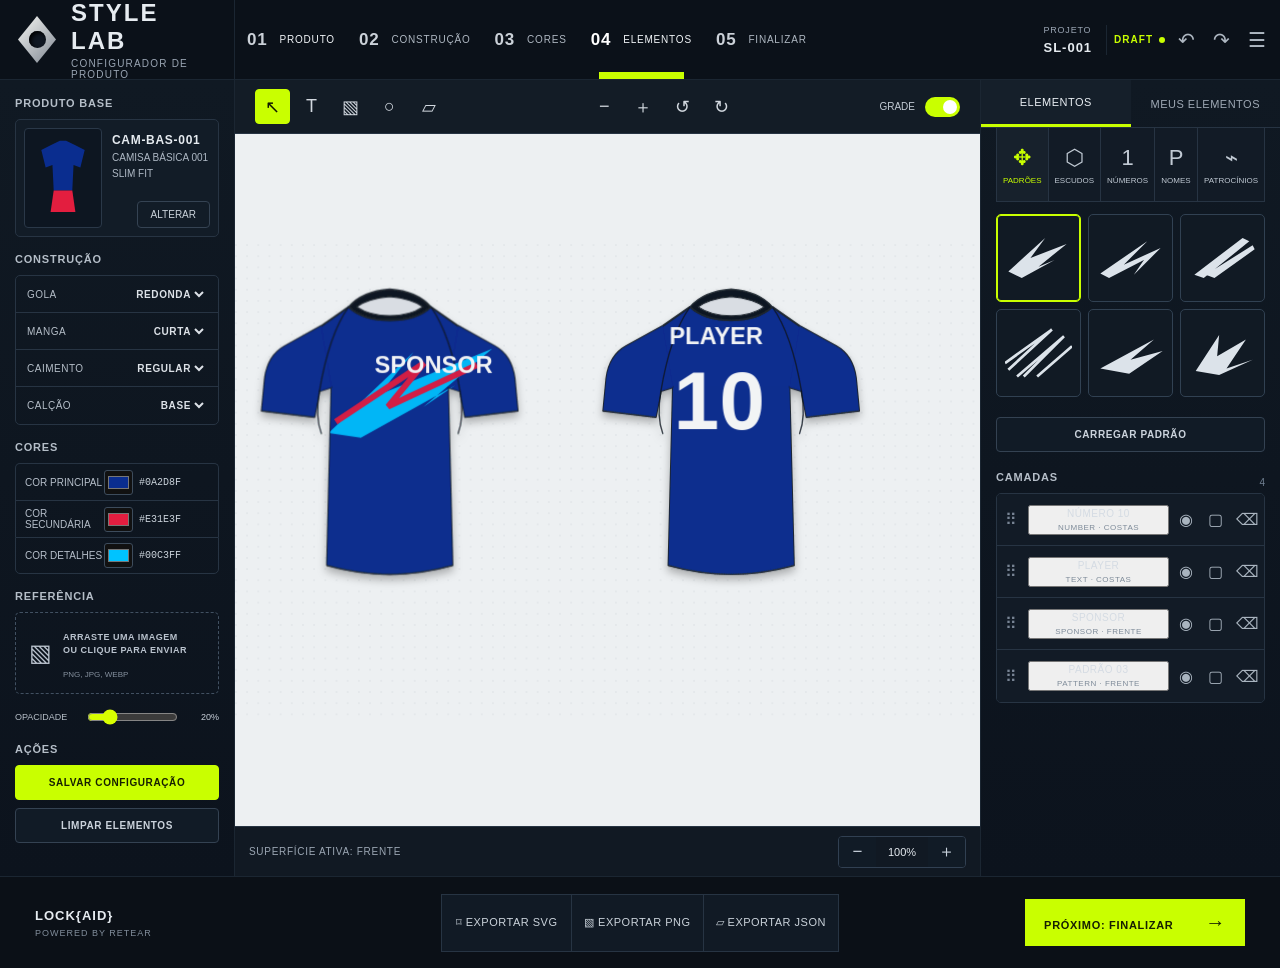
<file: index.html>
<!DOCTYPE html>
<html lang="pt-BR">
<head>
  <meta charset="UTF-8" />
  <meta name="viewport" content="width=device-width, initial-scale=1.0" />
  <meta name="description" content="STYLE LAB MVP V0.3 - configurador visual de produtos esportivos" />
  <title>STYLE LAB — Configurador de Produto</title>
  <link rel="stylesheet" href="style.css" />
  <link rel="stylesheet" href="garment-model/garment-model.css" />
</head>
<body>
  <div class="app-shell">
    <header class="topbar">
      <div class="brand">
        <div class="brand-mark" aria-hidden="true"><span></span></div>
        <div>
          <div class="brand-name">STYLE LAB</div>
          <div class="brand-subtitle">CONFIGURADOR DE PRODUTO</div>
        </div>
      </div>

      <nav class="workflow" aria-label="Fluxo de configuração">
        <button class="step active" data-step="1"><b>01</b><span>PRODUTO</span></button>
        <button class="step" data-step="2"><b>02</b><span>CONSTRUÇÃO</span></button>
        <button class="step" data-step="3"><b>03</b><span>CORES</span></button>
        <button class="step active-step" data-step="4"><b>04</b><span>ELEMENTOS</span></button>
        <button class="step" data-step="5"><b>05</b><span>FINALIZAR</span></button>
      </nav>

      <div class="project-meta">
        <div class="meta-item"><small>PROJETO</small><strong id="projectCode">SL-001</strong></div>
        <div class="meta-item"><small>VERSÃO</small><strong>V0.3</strong></div>
        <div class="status">DRAFT <i></i></div>
        <button id="undoBtn" class="icon-btn" title="Desfazer" aria-label="Desfazer">↶</button>
        <button id="redoBtn" class="icon-btn" title="Refazer" aria-label="Refazer">↷</button>
        <button class="icon-btn" title="Menu" aria-label="Menu">☰</button>
      </div>
    </header>

    <main class="workspace">
      <aside class="sidebar left-panel" aria-label="Configurações do produto">
        <section class="panel-section">
          <h2>PRODUTO BASE</h2>
          <div class="product-card">
            <div class="mini-product">
              <svg viewBox="0 0 100 130" aria-hidden="true">
                <path class="mini-primary" d="M30 12 L45 5 L55 5 L70 12 L85 20 L78 48 L67 44 L65 85 L35 85 L33 44 L22 48 L15 20 Z"/>
                <path class="mini-secondary" d="M35 85 L65 85 L70 120 L30 120 Z"/>
              </svg>
            </div>
            <div class="product-info">
              <strong>CAM-BAS-001</strong>
              <span>CAMISA BÁSICA 001</span>
              <span>SLIM FIT</span>
              <button id="changeProductBtn">ALTERAR</button>
            </div>
          </div>
        </section>

        <section class="panel-section">
          <h2>CONSTRUÇÃO</h2>
          <div class="config-list">
            <label>GOLA <select id="collarSelect"><option>REDONDA</option><option>V</option><option>POLO</option></select></label>
            <label>MANGA <select id="sleeveSelect"><option>CURTA</option><option>LONGA</option></select></label>
            <label>CAIMENTO <select id="fitSelect"><option>REGULAR</option><option>SLIM FIT</option><option>RELAXED</option></select></label>
            <label>CALÇÃO <select id="shortSelect"><option>BASE</option><option>CURTO</option><option>LONGO</option></select></label>
          </div>
        </section>

        <section class="panel-section">
          <h2>CORES</h2>
          <div class="color-control">
            <label for="primaryColor">COR PRINCIPAL</label>
            <input id="primaryColor" type="color" value="#0A2D8F" />
            <code id="primaryHex">#0A2D8F</code>
          </div>
          <div class="color-control">
            <label for="secondaryColor">COR SECUNDÁRIA</label>
            <input id="secondaryColor" type="color" value="#E31E3F" />
            <code id="secondaryHex">#E31E3F</code>
          </div>
          <div class="color-control">
            <label for="detailColor">COR DETALHES</label>
            <input id="detailColor" type="color" value="#00C3FF" />
            <code id="detailHex">#00C3FF</code>
          </div>
        </section>

        <section class="panel-section">
          <h2>REFERÊNCIA</h2>
          <label class="upload-box" for="referenceInput">
            <input id="referenceInput" type="file" accept="image/png,image/jpeg,image/webp" hidden />
            <span class="upload-icon">▧</span>
            <strong>ARRASTE UMA IMAGEM<br/>OU CLIQUE PARA ENVIAR</strong>
            <small>PNG, JPG, WEBP</small>
          </label>
          <div class="range-row">
            <span>OPACIDADE</span>
            <input id="referenceOpacity" type="range" min="0" max="100" value="20" />
            <output id="opacityValue">20%</output>
          </div>
        </section>

        <section class="panel-section actions-section">
          <h2>AÇÕES</h2>
          <button id="saveConfigBtn" class="primary-action">SALVAR CONFIGURAÇÃO</button>
          <button id="clearCanvasBtn" class="secondary-action">LIMPAR ELEMENTOS</button>
        </section>
      </aside>

      <section class="editor">
        <div class="canvas-toolbar">
          <div class="tool-group">
            <button class="tool active" id="selectTool" title="Selecionar">↖</button>
            <button class="tool" id="textTool" title="Adicionar texto">T</button>
            <button class="tool" id="imageTool" title="Adicionar imagem">▧</button>
            <button class="tool" id="shapeTool" title="Adicionar forma">○</button>
            <button class="tool" id="layersTool" title="Camadas">▱</button>
          </div>
          <div class="tool-group">
            <button class="tool" id="zoomOutBtn" title="Diminuir zoom">−</button>
            <button class="tool" id="zoomInBtn" title="Aumentar zoom">＋</button>
            <button class="tool" id="rotateLeftBtn" title="Rotacionar à esquerda">↺</button>
            <button class="tool" id="rotateRightBtn" title="Rotacionar à direita">↻</button>
          </div>
          <div class="grid-control">GRADE <label class="switch"><input id="gridToggle" type="checkbox" checked /><span></span></label></div>
        </div>

        <div id="canvasViewport" class="canvas-viewport">
          <div id="referenceOverlay" class="reference-overlay" aria-hidden="true"></div>
          <svg id="designCanvas" class="design-canvas" viewBox="0 0 1200 760" role="application" aria-label="Canvas de edição do uniforme">
            <defs>
              <pattern id="dotGrid" width="18" height="18" patternUnits="userSpaceOnUse"><circle cx="1.5" cy="1.5" r="1" fill="#8d99a8" opacity=".28"/></pattern>
              <filter id="softShadow" x="-30%" y="-30%" width="160%" height="160%"><feDropShadow dx="0" dy="8" stdDeviation="7" flood-color="#000" flood-opacity=".28"/></filter>

              <!-- Product clip masks: artwork is physically constrained to the technical silhouette. -->
              <clipPath id="frontGarmentClip" clipPathUnits="userSpaceOnUse">
                <path transform="translate(35 42) scale(1.02)" d="M145 58 C158 70 180 79 210 79 C240 79 262 70 275 58 L318 88 L376 120 C394 130 404 148 407 170 L412 222 L329 232 L321 191 L302 185 L309 466 C276 475 243 480 210 480 C177 480 144 475 111 466 L118 185 L99 191 L91 232 L8 222 L13 170 C16 148 26 130 44 120 L102 88 Z"/>
              </clipPath>
              <clipPath id="backGarmentClip" clipPathUnits="userSpaceOnUse">
                <path transform="translate(585 42) scale(1.02)" d="M145 58 C158 70 180 79 210 79 C240 79 262 70 275 58 L318 88 L376 120 C394 130 404 148 407 170 L412 222 L329 232 L321 191 L302 185 L309 466 C276 475 243 480 210 480 C177 480 144 475 111 466 L118 185 L99 191 L91 232 L8 222 L13 170 C16 148 26 130 44 120 L102 88 Z"/>
              </clipPath>
            </defs>

            <rect class="canvas-bg" x="0" y="0" width="1200" height="760" fill="#eef0f2"/>
            <rect id="gridLayer" x="0" y="0" width="1200" height="760" fill="url(#dotGrid)"/>

            <g id="productLayer" filter="url(#softShadow)"></g>
            <g id="artworkLayer"></g>
            <g id="selectionLayer" pointer-events="none"></g>
          </svg>
        </div>

        <div class="canvas-status">
          <div class="selection-readout" id="selectionReadout">NENHUM ELEMENTO SELECIONADO</div>
          <div class="zoom-readout"><button id="zoomMinus">−</button><span id="zoomValue">100%</span><button id="zoomPlus">＋</button></div>
        </div>
      </section>

      <aside class="sidebar right-panel" aria-label="Elementos e camadas">
        <div class="tabs">
          <button class="tab active" data-tab="elements">ELEMENTOS</button>
          <button class="tab" data-tab="mine">MEUS ELEMENTOS</button>
        </div>

        <section id="elementsTab" class="element-panel">
          <div class="category-tabs">
            <button class="category active" data-category="patterns">✥<span>PADRÕES</span></button>
            <button class="category" data-category="shields">⬡<span>ESCUDOS</span></button>
            <button class="category" data-category="numbers">1<span>NÚMEROS</span></button>
            <button class="category" data-category="names">P<span>NOMES</span></button>
            <button class="category" data-category="sponsors">⌁<span>PATROCÍNIOS</span></button>
          </div>

          <div id="patternGrid" class="pattern-grid">
            <button class="pattern-card selected" data-pattern="bolt-a"><svg viewBox="0 0 100 70"><path d="M5 55 L60 5 L38 35 L92 14 L50 48 L74 38 L25 65 Z"/></svg></button>
            <button class="pattern-card" data-pattern="bolt-b"><svg viewBox="0 0 100 70"><path d="M5 58 L75 10 L40 45 L95 20 L55 60 L70 38 L18 65 Z"/></svg></button>
            <button class="pattern-card" data-pattern="slashes"><svg viewBox="0 0 100 70"><path d="M8 60 L80 5 L90 10 L22 65 Z M25 60 L95 16 L98 22 L38 65 Z"/></svg></button>
            <button class="pattern-card" data-pattern="rain"><svg viewBox="0 0 100 70"><path d="M0 50 L70 0 L5 60 M18 70 L88 10 L28 70 M48 70 L100 25" fill="none" stroke="currentColor" stroke-width="4"/></svg></button>
            <button class="pattern-card" data-pattern="wing"><svg viewBox="0 0 100 70"><path d="M5 58 L85 15 L50 45 L98 32 L48 66 Z"/></svg></button>
            <button class="pattern-card" data-pattern="zig"><svg viewBox="0 0 100 70"><path d="M10 62 L45 8 L42 40 L85 15 L56 58 L95 45 L45 68 Z"/></svg></button>
          </div>

          <button id="loadPatternBtn" class="wide-btn">CARREGAR PADRÃO</button>
        </section>

        <section class="layers-section">
          <div class="section-title-row"><h2>CAMADAS</h2><span id="layerCount">0</span></div>
          <div id="layersList" class="layers-list"></div>
        </section>
      </aside>
    </main>

    <footer class="footer">
      <div class="footer-brand"><strong>LOCK{AID}</strong><span>POWERED BY RETEAR</span></div>
      <div class="export-actions">
        <button id="exportSvgBtn">⌑ EXPORTAR SVG</button>
        <button id="exportPngBtn">▧ EXPORTAR PNG</button>
        <button id="exportJsonBtn">▱ EXPORTAR JSON</button>
      </div>
      <button id="nextBtn" class="next-btn">PRÓXIMO: FINALIZAR <span>→</span></button>
    </footer>
  </div>

  <input id="imageElementInput" type="file" accept="image/*" hidden />
  <script src="garment-model/garment-model.js"></script>
  <script src="script.js"></script>
</body>
</html>
</file>
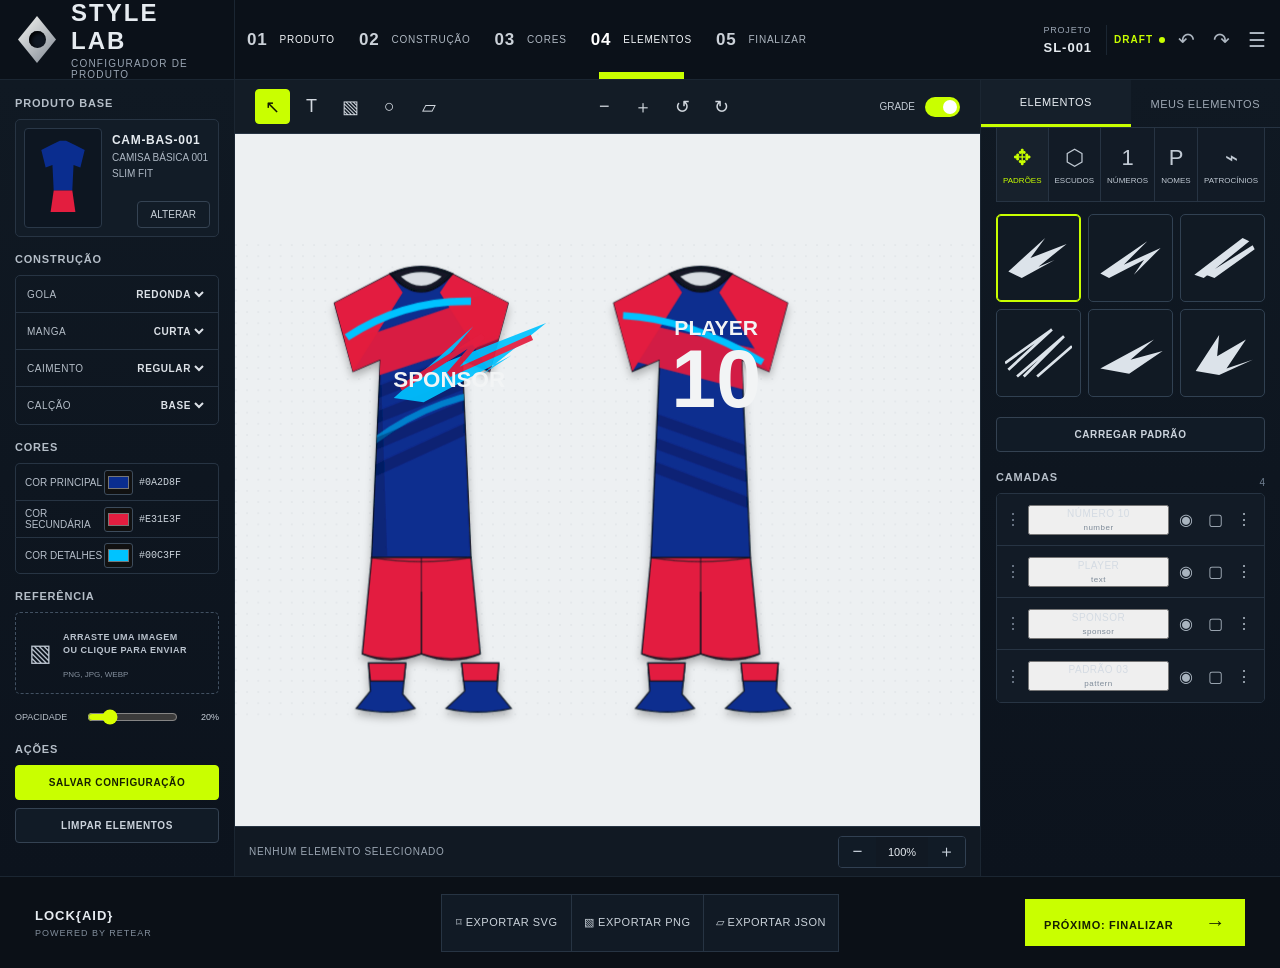
<file: news/index.html>
<!DOCTYPE html>
<html lang="pt-BR">
<head>
  <meta charset="UTF-8" />
  <meta name="viewport" content="width=device-width, initial-scale=1.0" />
  <meta name="description" content="STYLE LAB MVP V0.3 - configurador visual de produtos esportivos" />
  <title>STYLE LAB — Configurador de Produto</title>
  <link rel="stylesheet" href="style.css" />
</head>
<body>
  <div class="app-shell">
    <header class="topbar">
      <div class="brand">
        <div class="brand-mark" aria-hidden="true"><span></span></div>
        <div>
          <div class="brand-name">STYLE LAB</div>
          <div class="brand-subtitle">CONFIGURADOR DE PRODUTO</div>
        </div>
      </div>

      <nav class="workflow" aria-label="Fluxo de configuração">
        <button class="step active" data-step="1"><b>01</b><span>PRODUTO</span></button>
        <button class="step" data-step="2"><b>02</b><span>CONSTRUÇÃO</span></button>
        <button class="step" data-step="3"><b>03</b><span>CORES</span></button>
        <button class="step active-step" data-step="4"><b>04</b><span>ELEMENTOS</span></button>
        <button class="step" data-step="5"><b>05</b><span>FINALIZAR</span></button>
      </nav>

      <div class="project-meta">
        <div class="meta-item"><small>PROJETO</small><strong id="projectCode">SL-001</strong></div>
        <div class="meta-item"><small>VERSÃO</small><strong>V0.3</strong></div>
        <div class="status">DRAFT <i></i></div>
        <button id="undoBtn" class="icon-btn" title="Desfazer" aria-label="Desfazer">↶</button>
        <button id="redoBtn" class="icon-btn" title="Refazer" aria-label="Refazer">↷</button>
        <button class="icon-btn" title="Menu" aria-label="Menu">☰</button>
      </div>
    </header>

    <main class="workspace">
      <aside class="sidebar left-panel" aria-label="Configurações do produto">
        <section class="panel-section">
          <h2>PRODUTO BASE</h2>
          <div class="product-card">
            <div class="mini-product">
              <svg viewBox="0 0 100 130" aria-hidden="true">
                <path class="mini-primary" d="M30 12 L45 5 L55 5 L70 12 L85 20 L78 48 L67 44 L65 85 L35 85 L33 44 L22 48 L15 20 Z"/>
                <path class="mini-secondary" d="M35 85 L65 85 L70 120 L30 120 Z"/>
              </svg>
            </div>
            <div class="product-info">
              <strong>CAM-BAS-001</strong>
              <span>CAMISA BÁSICA 001</span>
              <span>SLIM FIT</span>
              <button id="changeProductBtn">ALTERAR</button>
            </div>
          </div>
        </section>

        <section class="panel-section">
          <h2>CONSTRUÇÃO</h2>
          <div class="config-list">
            <label>GOLA <select id="collarSelect"><option>REDONDA</option><option>V</option><option>POLO</option></select></label>
            <label>MANGA <select id="sleeveSelect"><option>CURTA</option><option>LONGA</option></select></label>
            <label>CAIMENTO <select id="fitSelect"><option>REGULAR</option><option>SLIM FIT</option><option>RELAXED</option></select></label>
            <label>CALÇÃO <select id="shortSelect"><option>BASE</option><option>CURTO</option><option>LONGO</option></select></label>
          </div>
        </section>

        <section class="panel-section">
          <h2>CORES</h2>
          <div class="color-control">
            <label for="primaryColor">COR PRINCIPAL</label>
            <input id="primaryColor" type="color" value="#0A2D8F" />
            <code id="primaryHex">#0A2D8F</code>
          </div>
          <div class="color-control">
            <label for="secondaryColor">COR SECUNDÁRIA</label>
            <input id="secondaryColor" type="color" value="#E31E3F" />
            <code id="secondaryHex">#E31E3F</code>
          </div>
          <div class="color-control">
            <label for="detailColor">COR DETALHES</label>
            <input id="detailColor" type="color" value="#00C3FF" />
            <code id="detailHex">#00C3FF</code>
          </div>
        </section>

        <section class="panel-section">
          <h2>REFERÊNCIA</h2>
          <label class="upload-box" for="referenceInput">
            <input id="referenceInput" type="file" accept="image/png,image/jpeg,image/webp" hidden />
            <span class="upload-icon">▧</span>
            <strong>ARRASTE UMA IMAGEM<br/>OU CLIQUE PARA ENVIAR</strong>
            <small>PNG, JPG, WEBP</small>
          </label>
          <div class="range-row">
            <span>OPACIDADE</span>
            <input id="referenceOpacity" type="range" min="0" max="100" value="20" />
            <output id="opacityValue">20%</output>
          </div>
        </section>

        <section class="panel-section actions-section">
          <h2>AÇÕES</h2>
          <button id="saveConfigBtn" class="primary-action">SALVAR CONFIGURAÇÃO</button>
          <button id="clearCanvasBtn" class="secondary-action">LIMPAR ELEMENTOS</button>
        </section>
      </aside>

      <section class="editor">
        <div class="canvas-toolbar">
          <div class="tool-group">
            <button class="tool active" id="selectTool" title="Selecionar">↖</button>
            <button class="tool" id="textTool" title="Adicionar texto">T</button>
            <button class="tool" id="imageTool" title="Adicionar imagem">▧</button>
            <button class="tool" id="shapeTool" title="Adicionar forma">○</button>
            <button class="tool" id="layersTool" title="Camadas">▱</button>
          </div>
          <div class="tool-group">
            <button class="tool" id="zoomOutBtn" title="Diminuir zoom">−</button>
            <button class="tool" id="zoomInBtn" title="Aumentar zoom">＋</button>
            <button class="tool" id="rotateLeftBtn" title="Rotacionar à esquerda">↺</button>
            <button class="tool" id="rotateRightBtn" title="Rotacionar à direita">↻</button>
          </div>
          <div class="grid-control">GRADE <label class="switch"><input id="gridToggle" type="checkbox" checked /><span></span></label></div>
        </div>

        <div id="canvasViewport" class="canvas-viewport">
          <div id="referenceOverlay" class="reference-overlay" aria-hidden="true"></div>
          <svg id="designCanvas" class="design-canvas" viewBox="0 0 1200 760" role="application" aria-label="Canvas de edição do uniforme">
            <defs>
              <pattern id="dotGrid" width="18" height="18" patternUnits="userSpaceOnUse"><circle cx="1.5" cy="1.5" r="1" fill="#8d99a8" opacity=".28"/></pattern>
              <filter id="softShadow" x="-30%" y="-30%" width="160%" height="160%"><feDropShadow dx="0" dy="8" stdDeviation="7" flood-color="#000" flood-opacity=".28"/></filter>

              <clipPath id="frontShirtClip">
                <path d="M160 95 L250 48 Q300 25 350 48 L440 95 L410 205 L366 186 L380 505 L220 505 L234 186 L190 205 Z"/>
              </clipPath>
              <clipPath id="backShirtClip">
                <path d="M610 95 L700 48 Q750 25 800 48 L890 95 L860 205 L816 186 L830 505 L670 505 L684 186 L640 205 Z"/>
              </clipPath>
              <clipPath id="frontShortClip">
                <path d="M220 505 L380 505 L395 660 Q350 680 300 660 L300 560 L300 660 Q250 680 205 660 Z"/>
              </clipPath>
              <clipPath id="backShortClip">
                <path d="M670 505 L830 505 L845 660 Q800 680 750 660 L750 560 L750 660 Q700 680 655 660 Z"/>
              </clipPath>
            </defs>

            <rect class="canvas-bg" x="0" y="0" width="1200" height="760" fill="#eef0f2"/>
            <rect id="gridLayer" x="0" y="0" width="1200" height="760" fill="url(#dotGrid)"/>

            <g id="productLayer" filter="url(#softShadow)">
              <g id="frontProduct">
                <path class="shirt-base primary-fill product-part" data-zone="shirt-front" d="M160 95 L250 48 Q300 25 350 48 L440 95 L410 205 L366 186 L380 505 L220 505 L234 186 L190 205 Z"/>
                <path class="shirt-shadow" d="M234 186 L245 502 L220 505 L234 186 Z"/>
                <path class="sleeve-accent secondary-fill" d="M160 95 L250 48 L270 78 L190 205 Z"/>
                <path class="sleeve-accent secondary-fill" d="M350 48 L440 95 L410 205 L330 78 Z"/>
                <path class="collar-stroke" d="M250 48 Q300 25 350 48 Q300 105 250 48 Z" fill="#121925"/>
                <path class="collar-inner" d="M267 52 Q300 38 333 52 Q300 82 267 52 Z" fill="#d9dde3"/>
                <g clip-path="url(#frontShirtClip)" class="product-pattern">
                  <path class="secondary-fill" opacity=".95" d="M145 170 L425 75 L450 140 L160 235 Z"/>
                  <path class="detail-stroke" d="M180 150 Q270 90 380 92" fill="none" stroke-width="12"/>
                  <path class="detail-stroke" opacity=".55" d="M175 360 Q270 265 395 240" fill="none" stroke-width="10"/>
                  <path class="dark-stroke" opacity=".35" d="M150 270 L430 160 M150 310 L430 200 M160 350 L420 240 M170 390 L410 280" fill="none" stroke-width="18"/>
                </g>
                <path class="short-base secondary-fill product-part" d="M220 505 L380 505 L395 660 Q350 680 300 660 L300 560 L300 660 Q250 680 205 660 Z"/>
                <path class="short-seam" d="M300 505 L300 660" />
                <path class="seam-line" d="M220 505 Q300 518 380 505 M205 660 Q250 675 300 660 Q350 675 395 660"/>
                <g id="frontSockGroup">
                  <path class="sock primary-fill" d="M215 675 L275 675 L270 725 L290 748 Q250 760 195 748 L218 720 Z"/>
                  <path class="sock secondary-fill" d="M215 675 L275 675 L272 704 L218 704 Z"/>
                  <path class="sock primary-fill" d="M365 675 L425 675 L422 720 L445 748 Q390 760 340 748 L370 720 Z"/>
                  <path class="sock secondary-fill" d="M365 675 L425 675 L422 704 L368 704 Z"/>
                </g>
              </g>

              <g id="backProduct">
                <path class="shirt-base primary-fill product-part" data-zone="shirt-back" d="M610 95 L700 48 Q750 25 800 48 L890 95 L860 205 L816 186 L830 505 L670 505 L684 186 L640 205 Z"/>
                <path class="sleeve-accent secondary-fill" d="M610 95 L700 48 L720 78 L640 205 Z"/>
                <path class="sleeve-accent secondary-fill" d="M800 48 L890 95 L860 205 L780 78 Z"/>
                <path class="collar-stroke" d="M700 48 Q750 25 800 48 Q750 105 700 48 Z" fill="#121925"/>
                <path class="collar-inner" d="M717 52 Q750 38 783 52 Q750 82 717 52 Z" fill="#d9dde3"/>
                <g clip-path="url(#backShirtClip)" class="product-pattern">
                  <path class="secondary-fill" opacity=".92" d="M600 115 L890 180 L880 250 L610 180 Z"/>
                  <path class="detail-stroke" d="M625 115 Q730 120 850 190" fill="none" stroke-width="11"/>
                  <path class="dark-stroke" opacity=".34" d="M615 260 L885 355 M620 300 L880 395 M625 340 L875 435" fill="none" stroke-width="17"/>
                </g>
                <path class="short-base secondary-fill product-part" d="M670 505 L830 505 L845 660 Q800 680 750 660 L750 560 L750 660 Q700 680 655 660 Z"/>
                <path class="short-seam" d="M750 505 L750 660" />
                <path class="seam-line" d="M670 505 Q750 518 830 505 M655 660 Q700 675 750 660 Q800 675 845 660"/>
                <g id="backSockGroup">
                  <path class="sock primary-fill" d="M665 675 L725 675 L720 725 L740 748 Q700 760 645 748 L668 720 Z"/>
                  <path class="sock secondary-fill" d="M665 675 L725 675 L722 704 L668 704 Z"/>
                  <path class="sock primary-fill" d="M815 675 L875 675 L872 720 L895 748 Q840 760 790 748 L820 720 Z"/>
                  <path class="sock secondary-fill" d="M815 675 L875 675 L872 704 L818 704 Z"/>
                </g>
              </g>
            </g>

            <g id="artworkLayer"></g>
            <g id="selectionLayer" pointer-events="none"></g>
          </svg>
        </div>

        <div class="canvas-status">
          <div class="selection-readout" id="selectionReadout">NENHUM ELEMENTO SELECIONADO</div>
          <div class="zoom-readout"><button id="zoomMinus">−</button><span id="zoomValue">100%</span><button id="zoomPlus">＋</button></div>
        </div>
      </section>

      <aside class="sidebar right-panel" aria-label="Elementos e camadas">
        <div class="tabs">
          <button class="tab active" data-tab="elements">ELEMENTOS</button>
          <button class="tab" data-tab="mine">MEUS ELEMENTOS</button>
        </div>

        <section id="elementsTab" class="element-panel">
          <div class="category-tabs">
            <button class="category active" data-category="patterns">✥<span>PADRÕES</span></button>
            <button class="category" data-category="shields">⬡<span>ESCUDOS</span></button>
            <button class="category" data-category="numbers">1<span>NÚMEROS</span></button>
            <button class="category" data-category="names">P<span>NOMES</span></button>
            <button class="category" data-category="sponsors">⌁<span>PATROCÍNIOS</span></button>
          </div>

          <div id="patternGrid" class="pattern-grid">
            <button class="pattern-card selected" data-pattern="bolt-a"><svg viewBox="0 0 100 70"><path d="M5 55 L60 5 L38 35 L92 14 L50 48 L74 38 L25 65 Z"/></svg></button>
            <button class="pattern-card" data-pattern="bolt-b"><svg viewBox="0 0 100 70"><path d="M5 58 L75 10 L40 45 L95 20 L55 60 L70 38 L18 65 Z"/></svg></button>
            <button class="pattern-card" data-pattern="slashes"><svg viewBox="0 0 100 70"><path d="M8 60 L80 5 L90 10 L22 65 Z M25 60 L95 16 L98 22 L38 65 Z"/></svg></button>
            <button class="pattern-card" data-pattern="rain"><svg viewBox="0 0 100 70"><path d="M0 50 L70 0 L5 60 M18 70 L88 10 L28 70 M48 70 L100 25" fill="none" stroke="currentColor" stroke-width="4"/></svg></button>
            <button class="pattern-card" data-pattern="wing"><svg viewBox="0 0 100 70"><path d="M5 58 L85 15 L50 45 L98 32 L48 66 Z"/></svg></button>
            <button class="pattern-card" data-pattern="zig"><svg viewBox="0 0 100 70"><path d="M10 62 L45 8 L42 40 L85 15 L56 58 L95 45 L45 68 Z"/></svg></button>
          </div>

          <button id="loadPatternBtn" class="wide-btn">CARREGAR PADRÃO</button>
        </section>

        <section class="layers-section">
          <div class="section-title-row"><h2>CAMADAS</h2><span id="layerCount">0</span></div>
          <div id="layersList" class="layers-list"></div>
        </section>
      </aside>
    </main>

    <footer class="footer">
      <div class="footer-brand"><strong>LOCK{AID}</strong><span>POWERED BY RETEAR</span></div>
      <div class="export-actions">
        <button id="exportSvgBtn">⌑ EXPORTAR SVG</button>
        <button id="exportPngBtn">▧ EXPORTAR PNG</button>
        <button id="exportJsonBtn">▱ EXPORTAR JSON</button>
      </div>
      <button id="nextBtn" class="next-btn">PRÓXIMO: FINALIZAR <span>→</span></button>
    </footer>
  </div>

  <input id="imageElementInput" type="file" accept="image/*" hidden />
  <script src="script.js"></script>
</body>
</html>
</file>
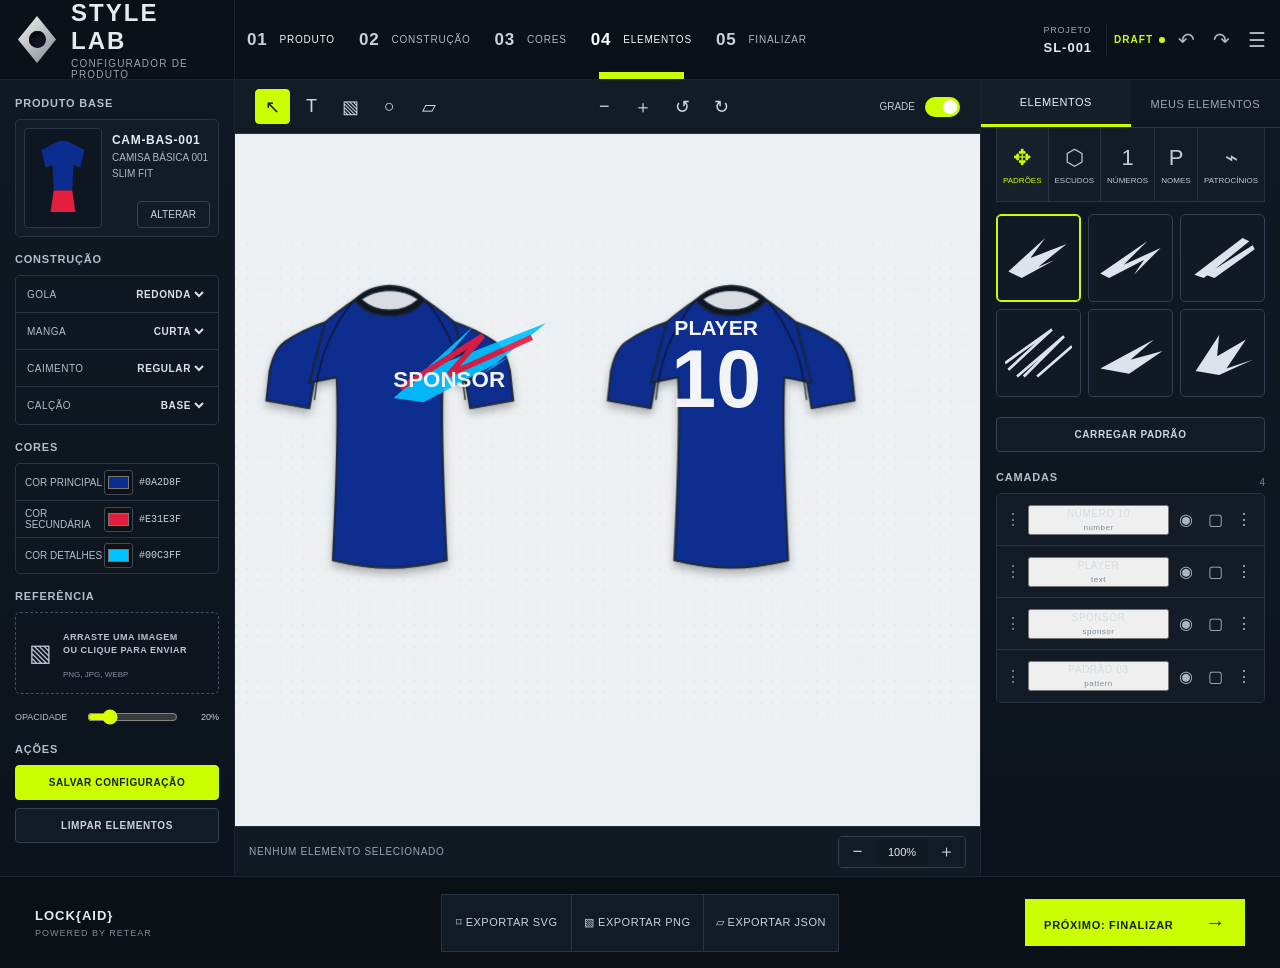
<file: news/002/index.html>
<!DOCTYPE html>
<html lang="pt-BR">
<head>
  <meta charset="UTF-8" />
  <meta name="viewport" content="width=device-width, initial-scale=1.0" />
  <meta name="description" content="STYLE LAB MVP V0.3 - configurador visual de produtos esportivos" />
  <title>STYLE LAB — Configurador de Produto</title>
  <link rel="stylesheet" href="style.css" />
  <link rel="stylesheet" href="garment-model/garment-model.css" />
</head>
<body>
  <div class="app-shell">
    <header class="topbar">
      <div class="brand">
        <div class="brand-mark" aria-hidden="true"><span></span></div>
        <div>
          <div class="brand-name">STYLE LAB</div>
          <div class="brand-subtitle">CONFIGURADOR DE PRODUTO</div>
        </div>
      </div>

      <nav class="workflow" aria-label="Fluxo de configuração">
        <button class="step active" data-step="1"><b>01</b><span>PRODUTO</span></button>
        <button class="step" data-step="2"><b>02</b><span>CONSTRUÇÃO</span></button>
        <button class="step" data-step="3"><b>03</b><span>CORES</span></button>
        <button class="step active-step" data-step="4"><b>04</b><span>ELEMENTOS</span></button>
        <button class="step" data-step="5"><b>05</b><span>FINALIZAR</span></button>
      </nav>

      <div class="project-meta">
        <div class="meta-item"><small>PROJETO</small><strong id="projectCode">SL-001</strong></div>
        <div class="meta-item"><small>VERSÃO</small><strong>V0.3</strong></div>
        <div class="status">DRAFT <i></i></div>
        <button id="undoBtn" class="icon-btn" title="Desfazer" aria-label="Desfazer">↶</button>
        <button id="redoBtn" class="icon-btn" title="Refazer" aria-label="Refazer">↷</button>
        <button class="icon-btn" title="Menu" aria-label="Menu">☰</button>
      </div>
    </header>

    <main class="workspace">
      <aside class="sidebar left-panel" aria-label="Configurações do produto">
        <section class="panel-section">
          <h2>PRODUTO BASE</h2>
          <div class="product-card">
            <div class="mini-product">
              <svg viewBox="0 0 100 130" aria-hidden="true">
                <path class="mini-primary" d="M30 12 L45 5 L55 5 L70 12 L85 20 L78 48 L67 44 L65 85 L35 85 L33 44 L22 48 L15 20 Z"/>
                <path class="mini-secondary" d="M35 85 L65 85 L70 120 L30 120 Z"/>
              </svg>
            </div>
            <div class="product-info">
              <strong>CAM-BAS-001</strong>
              <span>CAMISA BÁSICA 001</span>
              <span>SLIM FIT</span>
              <button id="changeProductBtn">ALTERAR</button>
            </div>
          </div>
        </section>

        <section class="panel-section">
          <h2>CONSTRUÇÃO</h2>
          <div class="config-list">
            <label>GOLA <select id="collarSelect"><option>REDONDA</option><option>V</option><option>POLO</option></select></label>
            <label>MANGA <select id="sleeveSelect"><option>CURTA</option><option>LONGA</option></select></label>
            <label>CAIMENTO <select id="fitSelect"><option>REGULAR</option><option>SLIM FIT</option><option>RELAXED</option></select></label>
            <label>CALÇÃO <select id="shortSelect"><option>BASE</option><option>CURTO</option><option>LONGO</option></select></label>
          </div>
        </section>

        <section class="panel-section">
          <h2>CORES</h2>
          <div class="color-control">
            <label for="primaryColor">COR PRINCIPAL</label>
            <input id="primaryColor" type="color" value="#0A2D8F" />
            <code id="primaryHex">#0A2D8F</code>
          </div>
          <div class="color-control">
            <label for="secondaryColor">COR SECUNDÁRIA</label>
            <input id="secondaryColor" type="color" value="#E31E3F" />
            <code id="secondaryHex">#E31E3F</code>
          </div>
          <div class="color-control">
            <label for="detailColor">COR DETALHES</label>
            <input id="detailColor" type="color" value="#00C3FF" />
            <code id="detailHex">#00C3FF</code>
          </div>
        </section>

        <section class="panel-section">
          <h2>REFERÊNCIA</h2>
          <label class="upload-box" for="referenceInput">
            <input id="referenceInput" type="file" accept="image/png,image/jpeg,image/webp" hidden />
            <span class="upload-icon">▧</span>
            <strong>ARRASTE UMA IMAGEM<br/>OU CLIQUE PARA ENVIAR</strong>
            <small>PNG, JPG, WEBP</small>
          </label>
          <div class="range-row">
            <span>OPACIDADE</span>
            <input id="referenceOpacity" type="range" min="0" max="100" value="20" />
            <output id="opacityValue">20%</output>
          </div>
        </section>

        <section class="panel-section actions-section">
          <h2>AÇÕES</h2>
          <button id="saveConfigBtn" class="primary-action">SALVAR CONFIGURAÇÃO</button>
          <button id="clearCanvasBtn" class="secondary-action">LIMPAR ELEMENTOS</button>
        </section>
      </aside>

      <section class="editor">
        <div class="canvas-toolbar">
          <div class="tool-group">
            <button class="tool active" id="selectTool" title="Selecionar">↖</button>
            <button class="tool" id="textTool" title="Adicionar texto">T</button>
            <button class="tool" id="imageTool" title="Adicionar imagem">▧</button>
            <button class="tool" id="shapeTool" title="Adicionar forma">○</button>
            <button class="tool" id="layersTool" title="Camadas">▱</button>
          </div>
          <div class="tool-group">
            <button class="tool" id="zoomOutBtn" title="Diminuir zoom">−</button>
            <button class="tool" id="zoomInBtn" title="Aumentar zoom">＋</button>
            <button class="tool" id="rotateLeftBtn" title="Rotacionar à esquerda">↺</button>
            <button class="tool" id="rotateRightBtn" title="Rotacionar à direita">↻</button>
          </div>
          <div class="grid-control">GRADE <label class="switch"><input id="gridToggle" type="checkbox" checked /><span></span></label></div>
        </div>

        <div id="canvasViewport" class="canvas-viewport">
          <div id="referenceOverlay" class="reference-overlay" aria-hidden="true"></div>
          <svg id="designCanvas" class="design-canvas" viewBox="0 0 1200 760" role="application" aria-label="Canvas de edição do uniforme">
            <defs>
              <pattern id="dotGrid" width="18" height="18" patternUnits="userSpaceOnUse"><circle cx="1.5" cy="1.5" r="1" fill="#8d99a8" opacity=".28"/></pattern>
              <filter id="softShadow" x="-30%" y="-30%" width="160%" height="160%"><feDropShadow dx="0" dy="8" stdDeviation="7" flood-color="#000" flood-opacity=".28"/></filter>

              <clipPath id="frontShirtClip">
                <path d="M160 95 L250 48 Q300 25 350 48 L440 95 L410 205 L366 186 L380 505 L220 505 L234 186 L190 205 Z"/>
              </clipPath>
              <clipPath id="backShirtClip">
                <path d="M610 95 L700 48 Q750 25 800 48 L890 95 L860 205 L816 186 L830 505 L670 505 L684 186 L640 205 Z"/>
              </clipPath>
              <clipPath id="frontShortClip">
                <path d="M220 505 L380 505 L395 660 Q350 680 300 660 L300 560 L300 660 Q250 680 205 660 Z"/>
              </clipPath>
              <clipPath id="backShortClip">
                <path d="M670 505 L830 505 L845 660 Q800 680 750 660 L750 560 L750 660 Q700 680 655 660 Z"/>
              </clipPath>
            </defs>

            <rect class="canvas-bg" x="0" y="0" width="1200" height="760" fill="#eef0f2"/>
            <rect id="gridLayer" x="0" y="0" width="1200" height="760" fill="url(#dotGrid)"/>

            <g id="productLayer" filter="url(#softShadow)"></g>
            <g id="artworkLayer"></g>
            <g id="selectionLayer" pointer-events="none"></g>
          </svg>
        </div>

        <div class="canvas-status">
          <div class="selection-readout" id="selectionReadout">NENHUM ELEMENTO SELECIONADO</div>
          <div class="zoom-readout"><button id="zoomMinus">−</button><span id="zoomValue">100%</span><button id="zoomPlus">＋</button></div>
        </div>
      </section>

      <aside class="sidebar right-panel" aria-label="Elementos e camadas">
        <div class="tabs">
          <button class="tab active" data-tab="elements">ELEMENTOS</button>
          <button class="tab" data-tab="mine">MEUS ELEMENTOS</button>
        </div>

        <section id="elementsTab" class="element-panel">
          <div class="category-tabs">
            <button class="category active" data-category="patterns">✥<span>PADRÕES</span></button>
            <button class="category" data-category="shields">⬡<span>ESCUDOS</span></button>
            <button class="category" data-category="numbers">1<span>NÚMEROS</span></button>
            <button class="category" data-category="names">P<span>NOMES</span></button>
            <button class="category" data-category="sponsors">⌁<span>PATROCÍNIOS</span></button>
          </div>

          <div id="patternGrid" class="pattern-grid">
            <button class="pattern-card selected" data-pattern="bolt-a"><svg viewBox="0 0 100 70"><path d="M5 55 L60 5 L38 35 L92 14 L50 48 L74 38 L25 65 Z"/></svg></button>
            <button class="pattern-card" data-pattern="bolt-b"><svg viewBox="0 0 100 70"><path d="M5 58 L75 10 L40 45 L95 20 L55 60 L70 38 L18 65 Z"/></svg></button>
            <button class="pattern-card" data-pattern="slashes"><svg viewBox="0 0 100 70"><path d="M8 60 L80 5 L90 10 L22 65 Z M25 60 L95 16 L98 22 L38 65 Z"/></svg></button>
            <button class="pattern-card" data-pattern="rain"><svg viewBox="0 0 100 70"><path d="M0 50 L70 0 L5 60 M18 70 L88 10 L28 70 M48 70 L100 25" fill="none" stroke="currentColor" stroke-width="4"/></svg></button>
            <button class="pattern-card" data-pattern="wing"><svg viewBox="0 0 100 70"><path d="M5 58 L85 15 L50 45 L98 32 L48 66 Z"/></svg></button>
            <button class="pattern-card" data-pattern="zig"><svg viewBox="0 0 100 70"><path d="M10 62 L45 8 L42 40 L85 15 L56 58 L95 45 L45 68 Z"/></svg></button>
          </div>

          <button id="loadPatternBtn" class="wide-btn">CARREGAR PADRÃO</button>
        </section>

        <section class="layers-section">
          <div class="section-title-row"><h2>CAMADAS</h2><span id="layerCount">0</span></div>
          <div id="layersList" class="layers-list"></div>
        </section>
      </aside>
    </main>

    <footer class="footer">
      <div class="footer-brand"><strong>LOCK{AID}</strong><span>POWERED BY RETEAR</span></div>
      <div class="export-actions">
        <button id="exportSvgBtn">⌑ EXPORTAR SVG</button>
        <button id="exportPngBtn">▧ EXPORTAR PNG</button>
        <button id="exportJsonBtn">▱ EXPORTAR JSON</button>
      </div>
      <button id="nextBtn" class="next-btn">PRÓXIMO: FINALIZAR <span>→</span></button>
    </footer>
  </div>

  <input id="imageElementInput" type="file" accept="image/*" hidden />
  <script src="garment-model/garment-model.js"></script>
  <script src="script.js"></script>
</body>
</html>
</file>
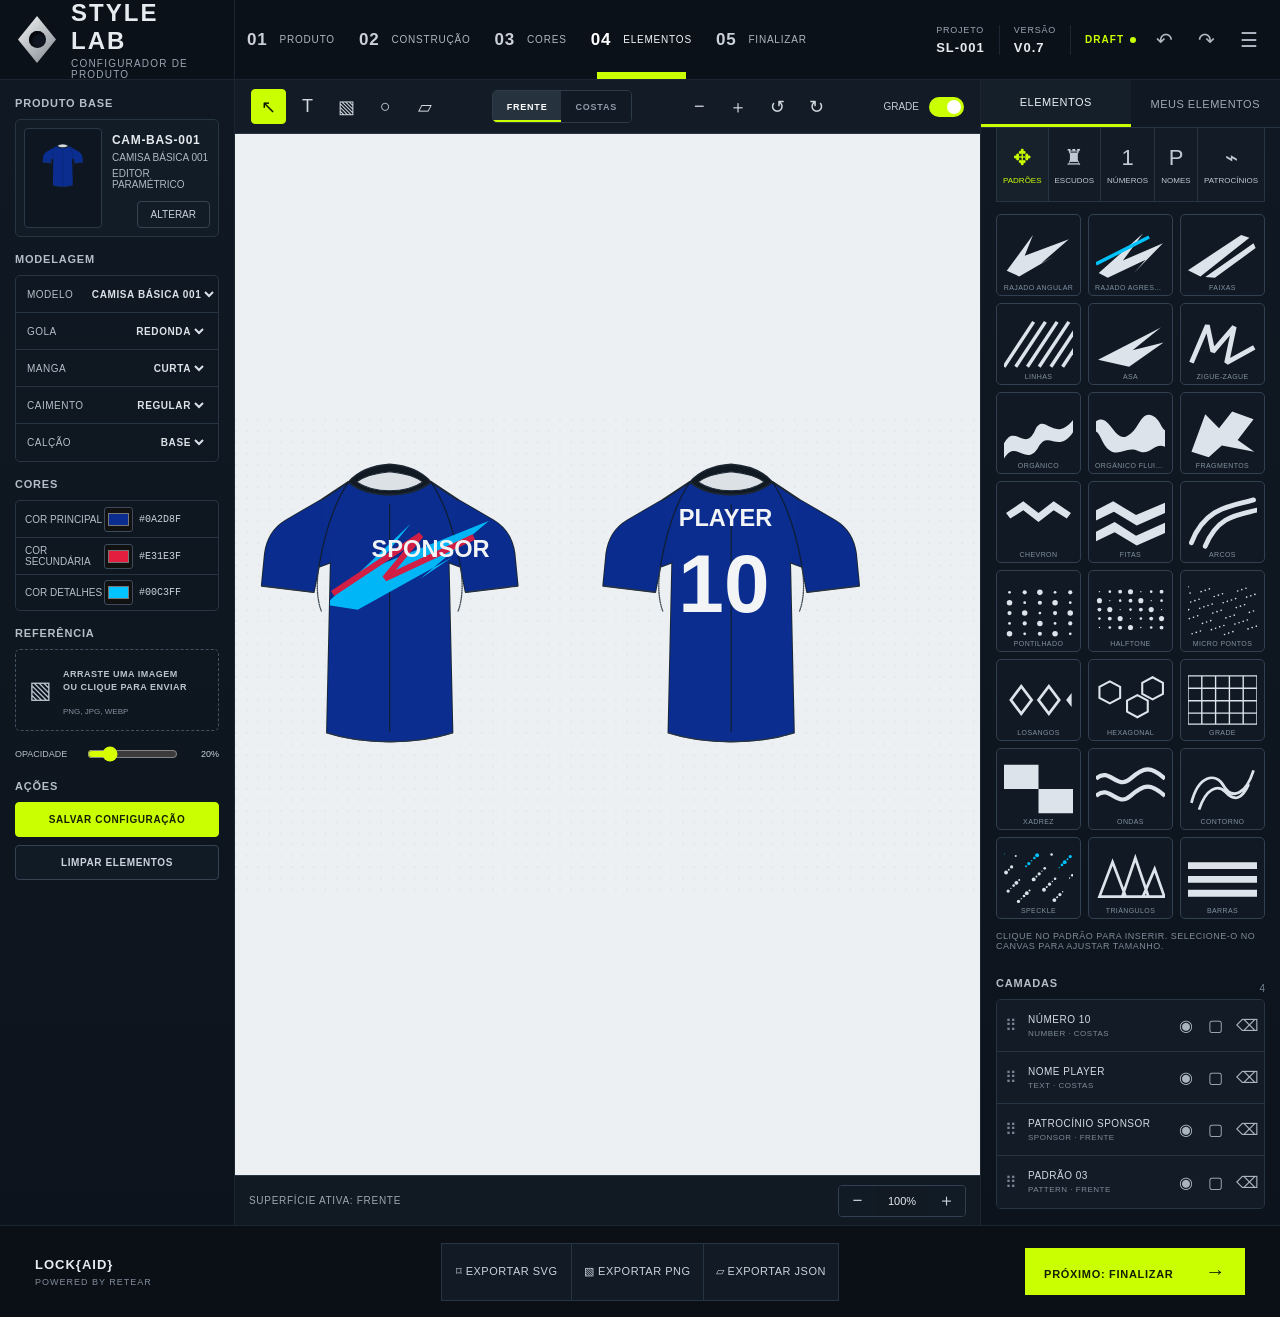
<file: news/007.01/index.html>
<!DOCTYPE html>
<html lang="pt-BR">
<head>
  <meta charset="UTF-8">
  <meta name="viewport" content="width=device-width, initial-scale=1.0">
  <meta name="description" content="STYLE LAB — configurador paramétrico de produto esportivo">
  <title>STYLE LAB — Configurador de Produto</title>
  <link rel="stylesheet" href="style.css">
  <link rel="stylesheet" href="library_forms/forms.css">
  <link rel="stylesheet" href="library_modeling/modeling.css">
</head>
<body>
<div class="app-shell">
<header class="topbar">
  <div class="brand">
    <div class="brand-mark" aria-hidden="true"><span></span></div>
    <div><div class="brand-name">STYLE LAB</div><div class="brand-subtitle">CONFIGURADOR DE PRODUTO</div></div>
  </div>
  <nav class="workflow" aria-label="Fluxo de configuração">
    <button class="step active"><b>01</b><span>PRODUTO</span></button>
    <button class="step"><b>02</b><span>CONSTRUÇÃO</span></button>
    <button class="step"><b>03</b><span>CORES</span></button>
    <button class="step active-step"><b>04</b><span>ELEMENTOS</span></button>
    <button class="step"><b>05</b><span>FINALIZAR</span></button>
  </nav>
  <div class="project-meta">
    <div class="meta-item"><small>PROJETO</small><strong id="projectCode">SL-001</strong></div>
    <div class="meta-item"><small>VERSÃO</small><strong>V0.7</strong></div>
    <div class="status">DRAFT <i></i></div>
    <button id="undoBtn" class="icon-btn" title="Desfazer">↶</button>
    <button id="redoBtn" class="icon-btn" title="Refazer">↷</button>
    <button class="icon-btn" title="Menu">☰</button>
  </div>
</header>

<main class="workspace">
<aside class="sidebar left-panel">
  <section class="panel-section">
    <h2>PRODUTO BASE</h2>
    <div class="product-card">
      <div class="mini-product"><svg id="miniProduct" viewBox="0 0 100 130"></svg></div>
      <div class="product-info">
        <strong id="productSku">CAM-BAS-001</strong>
        <span id="productModelName">CAMISA BÁSICA 001</span>
        <span>EDITOR PARAMÉTRICO</span>
        <button id="changeProductBtn">ALTERAR</button>
      </div>
    </div>
  </section>

  <section class="panel-section">
    <h2>MODELAGEM</h2>
    <div class="config-list">
      <label>MODELO <select id="modelSelect"></select></label>
      <label>GOLA <select id="collarSelect"><option value="round">REDONDA</option><option value="v">V</option><option value="polo">POLO</option></select></label>
      <label>MANGA <select id="sleeveSelect"><option value="short">CURTA</option><option value="long">LONGA</option></select></label>
      <label>CAIMENTO <select id="fitSelect"><option value="regular">REGULAR</option><option value="slim">SLIM FIT</option><option value="relaxed">RELAXED</option></select></label>
      <label>CALÇÃO <select id="shortSelect"><option value="base">BASE</option><option value="short">CURTO</option><option value="long">LONGO</option></select></label>
    </div>
  </section>

  <section class="panel-section">
    <h2>CORES</h2>
    <div class="color-control"><label for="primaryColor">COR PRINCIPAL</label><input id="primaryColor" type="color" value="#0A2D8F"><code id="primaryHex">#0A2D8F</code></div>
    <div class="color-control"><label for="secondaryColor">COR SECUNDÁRIA</label><input id="secondaryColor" type="color" value="#E31E3F"><code id="secondaryHex">#E31E3F</code></div>
    <div class="color-control"><label for="detailColor">COR DETALHES</label><input id="detailColor" type="color" value="#00C3FF"><code id="detailHex">#00C3FF</code></div>
  </section>

  <section class="panel-section">
    <h2>REFERÊNCIA</h2>
    <label class="upload-box" for="referenceInput">
      <input id="referenceInput" type="file" accept="image/png,image/jpeg,image/webp" hidden>
      <span class="upload-icon">▧</span><strong>ARRASTE UMA IMAGEM<br>OU CLIQUE PARA ENVIAR</strong><small>PNG, JPG, WEBP</small>
    </label>
    <div class="range-row"><span>OPACIDADE</span><input id="referenceOpacity" type="range" min="0" max="100" value="20"><output id="opacityValue">20%</output></div>
  </section>

  <section class="panel-section actions-section">
    <h2>AÇÕES</h2>
    <button id="saveConfigBtn" class="primary-action">SALVAR CONFIGURAÇÃO</button>
    <button id="clearCanvasBtn" class="secondary-action">LIMPAR ELEMENTOS</button>
  </section>
</aside>

<section class="editor">
  <div class="canvas-toolbar">
    <div class="tool-group">
      <button class="tool active" id="selectTool" title="Selecionar">↖</button>
      <button class="tool" id="textTool" title="Adicionar texto">T</button>
      <button class="tool" id="imageTool" title="Adicionar imagem">▧</button>
      <button class="tool" id="shapeTool" title="Adicionar forma">○</button>
      <button class="tool" id="layersTool" title="Camadas">▱</button>
    </div>
    <div class="surface-switch">
      <button id="frontSurfaceBtn" class="surface-btn active">FRENTE</button>
      <button id="backSurfaceBtn" class="surface-btn">COSTAS</button>
    </div>
    <div class="tool-group">
      <button class="tool" id="zoomOutBtn" title="Diminuir zoom">−</button>
      <button class="tool" id="zoomInBtn" title="Aumentar zoom">＋</button>
      <button class="tool" id="rotateLeftBtn" title="Rotacionar à esquerda">↺</button>
      <button class="tool" id="rotateRightBtn" title="Rotacionar à direita">↻</button>
    </div>
    <div class="grid-control">GRADE <label class="switch"><input id="gridToggle" type="checkbox" checked><span></span></label></div>
  </div>

  <div id="canvasViewport" class="canvas-viewport">
    <div id="referenceOverlay" class="reference-overlay" aria-hidden="true"></div>
    <svg id="designCanvas" class="design-canvas" viewBox="0 0 1200 760" role="application" aria-label="Canvas de edição do produto">
      <defs>
        <pattern id="dotGrid" width="18" height="18" patternUnits="userSpaceOnUse"><circle cx="1.5" cy="1.5" r="1" fill="#8d99a8" opacity=".28"/></pattern>
        <filter id="softShadow" x="-30%" y="-30%" width="160%" height="160%"><feDropShadow dx="0" dy="8" stdDeviation="7" flood-color="#000" flood-opacity=".28"/></filter>
      </defs>
      <rect class="canvas-bg" x="0" y="0" width="1200" height="760" fill="#eef0f2"></rect>
      <rect id="gridLayer" x="0" y="0" width="1200" height="760" fill="url(#dotGrid)"></rect>
      <g id="productLayer"></g>
      <g id="artworkLayer"></g>
      <g id="selectionLayer" pointer-events="none"></g>
    </svg>
    <div id="sizeInspector" class="size-inspector hidden" aria-live="polite">
      <div class="inspector-head"><strong id="sizeInspectorTitle">TAMANHO</strong><button id="closeInspector" title="Fechar">×</button></div>
      <div class="inspector-meta"><span id="sizeInspectorType">ELEMENTO</span><output id="sizeInspectorValue">100%</output></div>
      <input id="elementSizeRange" type="range" min="20" max="240" value="100">
      <div class="inspector-scale"><span>20</span><span>120</span><span>240</span></div>
    </div>
  </div>

  <div class="canvas-status">
    <div class="selection-readout" id="selectionReadout">SUPERFÍCIE ATIVA: FRENTE</div>
    <div class="zoom-readout"><button id="zoomMinus">−</button><span id="zoomValue">100%</span><button id="zoomPlus">＋</button></div>
  </div>
</section>

<aside class="sidebar right-panel">
  <div class="tabs"><button class="tab active">ELEMENTOS</button><button class="tab">MEUS ELEMENTOS</button></div>
  <section id="elementsTab" class="element-panel">
    <div class="category-tabs">
      <button class="category active" data-category="patterns">✥<span>PADRÕES</span></button>
      <button class="category" data-category="shields">♜<span>ESCUDOS</span></button>
      <button class="category" data-category="numbers">1<span>NÚMEROS</span></button>
      <button class="category" data-category="names">P<span>NOMES</span></button>
      <button class="category" data-category="sponsors">⌁<span>PATROCÍNIOS</span></button>
    </div>
    <div id="libraryContent"></div>
  </section>
  <section class="layers-section">
    <div class="section-title-row"><h2>CAMADAS</h2><span id="layerCount">0</span></div>
    <div id="layersList" class="layers-list"></div>
  </section>
</aside>
</main>

<footer class="footer">
  <div class="footer-brand"><strong>LOCK{AID}</strong><span>POWERED BY RETEAR</span></div>
  <div class="export-actions">
    <button id="exportSvgBtn">⌑ EXPORTAR SVG</button><button id="exportPngBtn">▧ EXPORTAR PNG</button><button id="exportJsonBtn">▱ EXPORTAR JSON</button>
  </div>
  <button id="nextBtn" class="next-btn">PRÓXIMO: FINALIZAR <span>→</span></button>
</footer>
</div>
<input id="imageElementInput" type="file" accept="image/*" hidden>
<script src="library_forms/forms.js"></script>
<script src="library_modeling/modeling.js"></script>
<script src="library_modeling/mrp-data.js"></script>
<script src="script.js"></script>
</body>
</html>
</file>
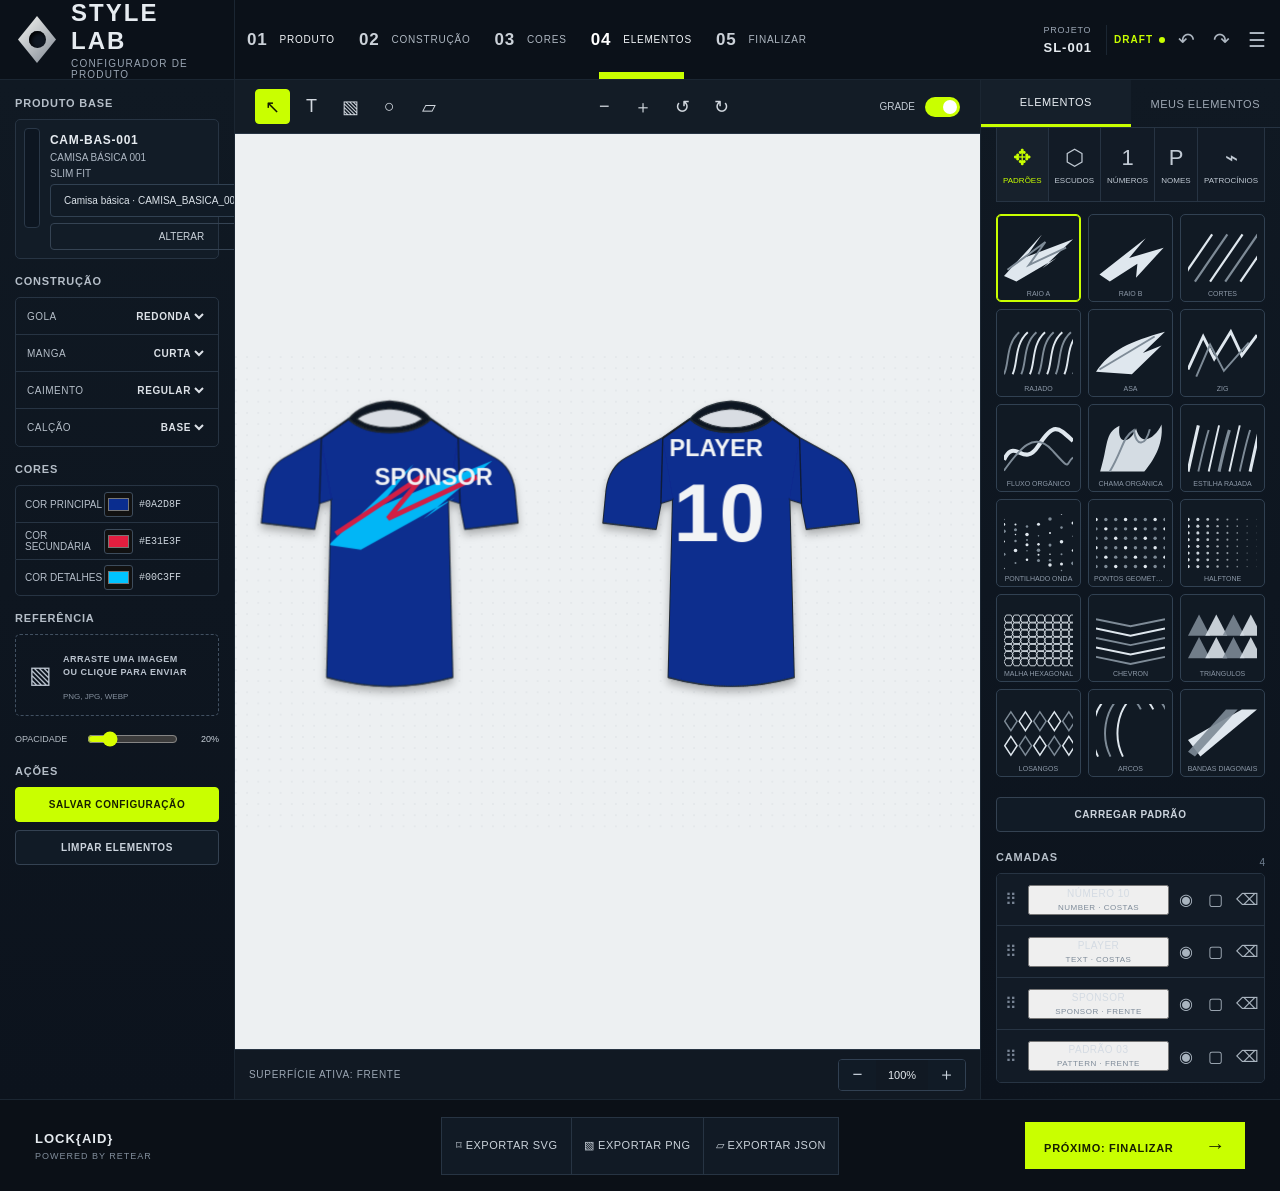
<file: news/007.02/index.html>
<!DOCTYPE html>
<html lang="pt-BR">
<head>
  <meta charset="UTF-8" />
  <meta name="viewport" content="width=device-width, initial-scale=1.0" />
  <meta name="description" content="STYLE LAB MVP V0.3 - configurador visual de produtos esportivos" />
  <title>STYLE LAB — Configurador de Produto</title>
  <link rel="stylesheet" href="style.css" />
  <link rel="stylesheet" href="garment-model/garment-model.css" />
  <link rel="stylesheet" href="library_forms/forms-library.css" />
  <link rel="stylesheet" href="library_modeling/modeling-library.css" />
</head>
<body>
  <div class="app-shell">
    <header class="topbar">
      <div class="brand">
        <div class="brand-mark" aria-hidden="true"><span></span></div>
        <div>
          <div class="brand-name">STYLE LAB</div>
          <div class="brand-subtitle">CONFIGURADOR DE PRODUTO</div>
        </div>
      </div>

      <nav class="workflow" aria-label="Fluxo de configuração">
        <button class="step active" data-step="1"><b>01</b><span>PRODUTO</span></button>
        <button class="step" data-step="2"><b>02</b><span>CONSTRUÇÃO</span></button>
        <button class="step" data-step="3"><b>03</b><span>CORES</span></button>
        <button class="step active-step" data-step="4"><b>04</b><span>ELEMENTOS</span></button>
        <button class="step" data-step="5"><b>05</b><span>FINALIZAR</span></button>
      </nav>

      <div class="project-meta">
        <div class="meta-item"><small>PROJETO</small><strong id="projectCode">SL-001</strong></div>
        <div class="meta-item"><small>VERSÃO</small><strong>V0.3</strong></div>
        <div class="status">DRAFT <i></i></div>
        <button id="undoBtn" class="icon-btn" title="Desfazer" aria-label="Desfazer">↶</button>
        <button id="redoBtn" class="icon-btn" title="Refazer" aria-label="Refazer">↷</button>
        <button class="icon-btn" title="Menu" aria-label="Menu">☰</button>
      </div>
    </header>

    <main class="workspace">
      <aside class="sidebar left-panel" aria-label="Configurações do produto">
        <section class="panel-section">
          <h2>PRODUTO BASE</h2>
          <div class="product-card">
            <div class="mini-product">
              <svg viewBox="0 0 100 130" aria-hidden="true">
                <path class="mini-primary" d="M30 12 L45 5 L55 5 L70 12 L85 20 L78 48 L67 44 L65 85 L35 85 L33 44 L22 48 L15 20 Z"/>
                <path class="mini-secondary" d="M35 85 L65 85 L70 120 L30 120 Z"/>
              </svg>
            </div>
            <div class="product-info">
              <strong>CAM-BAS-001</strong>
              <span>CAMISA BÁSICA 001</span>
              <span>SLIM FIT</span>
              <div class="modeling-picker"><select id="productSelect" aria-label="Selecionar produto"></select><button id="changeProductBtn">ALTERAR</button></div>
            </div>
          </div>
        </section>

        <section class="panel-section">
          <h2>CONSTRUÇÃO</h2>
          <div class="config-list">
            <label>GOLA <select id="collarSelect"><option>REDONDA</option><option>V</option><option>POLO</option></select></label>
            <label>MANGA <select id="sleeveSelect"><option>CURTA</option><option>LONGA</option></select></label>
            <label>CAIMENTO <select id="fitSelect"><option>REGULAR</option><option>SLIM FIT</option><option>RELAXED</option></select></label>
            <label>CALÇÃO <select id="shortSelect"><option>BASE</option><option>CURTO</option><option>LONGO</option></select></label>
          </div>
        </section>

        <section class="panel-section">
          <h2>CORES</h2>
          <div class="color-control">
            <label for="primaryColor">COR PRINCIPAL</label>
            <input id="primaryColor" type="color" value="#0A2D8F" />
            <code id="primaryHex">#0A2D8F</code>
          </div>
          <div class="color-control">
            <label for="secondaryColor">COR SECUNDÁRIA</label>
            <input id="secondaryColor" type="color" value="#E31E3F" />
            <code id="secondaryHex">#E31E3F</code>
          </div>
          <div class="color-control">
            <label for="detailColor">COR DETALHES</label>
            <input id="detailColor" type="color" value="#00C3FF" />
            <code id="detailHex">#00C3FF</code>
          </div>
        </section>

        <section class="panel-section">
          <h2>REFERÊNCIA</h2>
          <label class="upload-box" for="referenceInput">
            <input id="referenceInput" type="file" accept="image/png,image/jpeg,image/webp" hidden />
            <span class="upload-icon">▧</span>
            <strong>ARRASTE UMA IMAGEM<br/>OU CLIQUE PARA ENVIAR</strong>
            <small>PNG, JPG, WEBP</small>
          </label>
          <div class="range-row">
            <span>OPACIDADE</span>
            <input id="referenceOpacity" type="range" min="0" max="100" value="20" />
            <output id="opacityValue">20%</output>
          </div>
        </section>

        <section class="panel-section actions-section">
          <h2>AÇÕES</h2>
          <button id="saveConfigBtn" class="primary-action">SALVAR CONFIGURAÇÃO</button>
          <button id="clearCanvasBtn" class="secondary-action">LIMPAR ELEMENTOS</button>
        </section>
      </aside>

      <section class="editor">
        <div class="canvas-toolbar">
          <div class="tool-group">
            <button class="tool active" id="selectTool" title="Selecionar">↖</button>
            <button class="tool" id="textTool" title="Adicionar texto">T</button>
            <button class="tool" id="imageTool" title="Adicionar imagem">▧</button>
            <button class="tool" id="shapeTool" title="Adicionar forma">○</button>
            <button class="tool" id="layersTool" title="Camadas">▱</button>
          </div>
          <div class="tool-group">
            <button class="tool" id="zoomOutBtn" title="Diminuir zoom">−</button>
            <button class="tool" id="zoomInBtn" title="Aumentar zoom">＋</button>
            <button class="tool" id="rotateLeftBtn" title="Rotacionar à esquerda">↺</button>
            <button class="tool" id="rotateRightBtn" title="Rotacionar à direita">↻</button>
          </div>
          <div class="grid-control">GRADE <label class="switch"><input id="gridToggle" type="checkbox" checked /><span></span></label></div>
        </div>

        <div id="canvasViewport" class="canvas-viewport">
          <div id="referenceOverlay" class="reference-overlay" aria-hidden="true"></div>
          <svg id="designCanvas" class="design-canvas" viewBox="0 0 1200 760" role="application" aria-label="Canvas de edição do uniforme">
            <defs>
              <pattern id="dotGrid" width="18" height="18" patternUnits="userSpaceOnUse"><circle cx="1.5" cy="1.5" r="1" fill="#8d99a8" opacity=".28"/></pattern>
              <filter id="softShadow" x="-30%" y="-30%" width="160%" height="160%"><feDropShadow dx="0" dy="8" stdDeviation="7" flood-color="#000" flood-opacity=".28"/></filter>

              <!-- Product clip masks: artwork is physically constrained to the technical silhouette. -->
              <clipPath id="frontGarmentClip" clipPathUnits="userSpaceOnUse">
                <path transform="translate(35 42) scale(1.02)" d="M145 58 C158 70 180 79 210 79 C240 79 262 70 275 58 L318 88 L376 120 C394 130 404 148 407 170 L412 222 L329 232 L321 191 L302 185 L309 466 C276 475 243 480 210 480 C177 480 144 475 111 466 L118 185 L99 191 L91 232 L8 222 L13 170 C16 148 26 130 44 120 L102 88 Z"/>
              </clipPath>
              <clipPath id="backGarmentClip" clipPathUnits="userSpaceOnUse">
                <path transform="translate(585 42) scale(1.02)" d="M145 58 C158 70 180 79 210 79 C240 79 262 70 275 58 L318 88 L376 120 C394 130 404 148 407 170 L412 222 L329 232 L321 191 L302 185 L309 466 C276 475 243 480 210 480 C177 480 144 475 111 466 L118 185 L99 191 L91 232 L8 222 L13 170 C16 148 26 130 44 120 L102 88 Z"/>
              </clipPath>
            </defs>

            <rect class="canvas-bg" x="0" y="0" width="1200" height="760" fill="#eef0f2"/>
            <rect id="gridLayer" x="0" y="0" width="1200" height="760" fill="url(#dotGrid)"/>

            <g id="productLayer" filter="url(#softShadow)"></g>
            <g id="artworkLayer"></g>
            <g id="selectionLayer" pointer-events="none"></g>
          </svg>
        </div>

        <div class="canvas-status">
          <div class="selection-readout" id="selectionReadout">NENHUM ELEMENTO SELECIONADO</div>
          <div class="zoom-readout"><button id="zoomMinus">−</button><span id="zoomValue">100%</span><button id="zoomPlus">＋</button></div>
        </div>
      </section>

      <aside class="sidebar right-panel" aria-label="Elementos e camadas">
        <div class="tabs">
          <button class="tab active" data-tab="elements">ELEMENTOS</button>
          <button class="tab" data-tab="mine">MEUS ELEMENTOS</button>
        </div>

        <section id="elementsTab" class="element-panel">
          <div class="category-tabs">
            <button class="category active" data-category="patterns">✥<span>PADRÕES</span></button>
            <button class="category" data-category="shields">⬡<span>ESCUDOS</span></button>
            <button class="category" data-category="numbers">1<span>NÚMEROS</span></button>
            <button class="category" data-category="names">P<span>NOMES</span></button>
            <button class="category" data-category="sponsors">⌁<span>PATROCÍNIOS</span></button>
          </div>

          <div id="patternGrid" class="pattern-grid" aria-live="polite">
            <button class="pattern-card selected" data-pattern="bolt-a"><svg viewBox="0 0 100 70"><path d="M5 55 L60 5 L38 35 L92 14 L50 48 L74 38 L25 65 Z"/></svg></button>
            <button class="pattern-card" data-pattern="bolt-b"><svg viewBox="0 0 100 70"><path d="M5 58 L75 10 L40 45 L95 20 L55 60 L70 38 L18 65 Z"/></svg></button>
            <button class="pattern-card" data-pattern="slashes"><svg viewBox="0 0 100 70"><path d="M8 60 L80 5 L90 10 L22 65 Z M25 60 L95 16 L98 22 L38 65 Z"/></svg></button>
            <button class="pattern-card" data-pattern="rain"><svg viewBox="0 0 100 70"><path d="M0 50 L70 0 L5 60 M18 70 L88 10 L28 70 M48 70 L100 25" fill="none" stroke="currentColor" stroke-width="4"/></svg></button>
            <button class="pattern-card" data-pattern="wing"><svg viewBox="0 0 100 70"><path d="M5 58 L85 15 L50 45 L98 32 L48 66 Z"/></svg></button>
            <button class="pattern-card" data-pattern="zig"><svg viewBox="0 0 100 70"><path d="M10 62 L45 8 L42 40 L85 15 L56 58 L95 45 L45 68 Z"/></svg></button>
          </div>

          <button id="loadPatternBtn" class="wide-btn">CARREGAR PADRÃO</button>

          <section id="elementInspector" class="element-inspector" hidden aria-label="Controles do elemento selecionado">
            <h3 id="inspectorTitle">ELEMENTO</h3>
            <div class="inspector-row">
              <label for="elementSizeRange">TAMANHO</label>
              <input id="elementSizeRange" type="range" min="25" max="620" step="1" value="200" />
              <output id="elementSizeValue">—</output>
            </div>
            <div id="fontSizeRow" class="inspector-row">
              <label for="fontSizeRange">FONTE</label>
              <input id="fontSizeRange" type="range" min="10" max="260" step="1" value="54" />
              <output id="fontSizeValue">—</output>
            </div>
            <div class="inspector-note">Tamanho redimensiona o elemento mantendo sua proporção. Fonte aparece para Nome, Número e Patrocínio.</div>
          </section>
        </section>

        <section class="layers-section">
          <div class="section-title-row"><h2>CAMADAS</h2><span id="layerCount">0</span></div>
          <div id="layersList" class="layers-list"></div>
        </section>
      </aside>
    </main>

    <footer class="footer">
      <div class="footer-brand"><strong>LOCK{AID}</strong><span>POWERED BY RETEAR</span></div>
      <div class="export-actions">
        <button id="exportSvgBtn">⌑ EXPORTAR SVG</button>
        <button id="exportPngBtn">▧ EXPORTAR PNG</button>
        <button id="exportJsonBtn">▱ EXPORTAR JSON</button>
      </div>
      <button id="nextBtn" class="next-btn">PRÓXIMO: FINALIZAR <span>→</span></button>
    </footer>
  </div>

  <input id="imageElementInput" type="file" accept="image/*" hidden />
  <script src="library_forms/forms-library.js"></script>
  <script src="library_modeling/modeling-library.js"></script>
  <script src="garment-model/garment-model.js"></script>
  <script src="script.js"></script>
</body>
</html>
</file>
<file: style.css>
:root{
  --bg:#080d14;--bg2:#0d141e;--panel:#111a25;--panel2:#151f2b;--line:#273443;
  --line-soft:#1b2632;--text:#e6ebf0;--muted:#9aa5b3;--accent:#c9ff00;
  --accent2:#00d8ff;--danger:#ff5266;--canvas:#edf0f2;
  --primary:#0A2D8F;--secondary:#E31E3F;--detail:#00C3FF;
  --shadow:0 12px 35px rgba(0,0,0,.28);--radius:8px;
}
*{box-sizing:border-box} html,body{margin:0;width:100%;height:100%;font-family:Inter,Segoe UI,Arial,sans-serif;background:var(--bg);color:var(--text)}
button,input,select{font:inherit} button{cursor:pointer} button:focus-visible,input:focus-visible,select:focus-visible{outline:2px solid var(--accent);outline-offset:2px}
.app-shell{min-width:1180px;min-height:100vh;display:grid;grid-template-rows:80px minmax(720px,1fr) 92px;background:linear-gradient(180deg,#0a1018,#070b11)}
.topbar{display:flex;align-items:center;border-bottom:1px solid var(--line-soft);background:#0b1119;box-shadow:0 4px 18px rgba(0,0,0,.16)}
.brand{width:275px;height:100%;display:flex;align-items:center;gap:15px;padding:0 18px;border-right:1px solid var(--line-soft)}
.brand-mark{width:47px;height:47px;background:linear-gradient(135deg,#f7f7f4,#7f8792);clip-path:polygon(50% 0,100% 50%,50% 100%,0 50%);display:grid;place-items:center;filter:drop-shadow(0 4px 5px rgba(0,0,0,.35))}
.brand-mark span{width:17px;height:17px;border-radius:50%;background:#101722;box-shadow:inset 2px 2px 4px #000}
.brand-name{font-size:24px;font-weight:800;letter-spacing:2px}.brand-subtitle{font-size:10px;letter-spacing:1.2px;color:var(--muted);margin-top:3px}
.workflow{display:flex;height:100%;align-items:stretch;gap:0}.step{position:relative;color:#aeb7c1;background:transparent;border:0;padding:0 20px;display:flex;align-items:center;gap:12px;letter-spacing:.8px;font-size:12px}.step b{font-size:17px;color:#cbd1d8}.step.active,.step.active-step{color:#f2f5f8}.step.active-step:after{content:"";position:absolute;bottom:0;left:20px;right:20px;height:7px;background:var(--accent)}.step.active-step b{color:#fff}
.project-meta{margin-left:auto;height:100%;display:flex;align-items:center;gap:14px;padding:0 18px}.meta-item{padding-right:14px;border-right:1px solid var(--line-soft);display:flex;flex-direction:column;gap:5px}.meta-item small{font-size:9px;color:var(--muted);letter-spacing:.8px}.meta-item strong{font-size:13px;letter-spacing:1px}.status{font-size:10px;font-weight:800;letter-spacing:1px;color:var(--accent);display:flex;align-items:center;gap:6px}.status i{width:6px;height:6px;border-radius:50%;background:var(--accent)}.icon-btn{border:0;background:transparent;color:#aeb7c1;font-size:20px;width:28px;height:35px}
.workspace{display:grid;grid-template-columns:275px minmax(680px,1fr) 345px;min-height:0}
.sidebar{background:linear-gradient(180deg,#101923,#0c131d);min-height:0;overflow:auto}.left-panel{border-right:1px solid var(--line-soft);padding:17px 15px}.right-panel{border-left:1px solid var(--line-soft)}
.panel-section{margin-bottom:16px}.panel-section h2,.section-title-row h2{font-size:11px;letter-spacing:.8px;color:#b5bec8;margin:0 0 10px}
.product-card{border:1px solid var(--line);border-radius:5px;background:#121c27;display:flex;padding:8px;gap:10px}.mini-product{width:78px;height:100px;border:1px solid #2a3848;border-radius:4px;background:#0d1621;padding:7px}.mini-product svg{width:100%;height:100%}.mini-primary{fill:var(--primary)}.mini-secondary{fill:var(--secondary)}
.product-info{flex:1;display:flex;flex-direction:column;gap:5px;padding-top:5px}.product-info strong{font-size:12px;letter-spacing:.7px}.product-info span{font-size:10px;color:#aeb8c4}.product-info button{margin-top:auto;align-self:flex-end;background:transparent;border:1px solid #354353;color:#cbd3db;font-size:10px;padding:7px 13px;border-radius:4px}
.config-list{border:1px solid var(--line);border-radius:5px;overflow:hidden}.config-list label{height:37px;display:grid;grid-template-columns:1fr 1.2fr;align-items:center;padding:0 11px;border-bottom:1px solid var(--line);font-size:10px;color:#b5bec8;letter-spacing:.5px}.config-list label:last-child{border-bottom:0}.config-list select{background:transparent;border:0;color:#dce1e7;font-size:10px;font-weight:700;letter-spacing:.6px;text-align:right;outline:0}
.color-control{height:37px;border:1px solid var(--line);border-bottom:0;display:grid;grid-template-columns:1fr 35px 70px;align-items:center;padding:0 9px}.color-control:first-of-type{border-radius:5px 5px 0 0}.color-control:last-child{border-bottom:1px solid var(--line);border-radius:0 0 5px 5px}.color-control label{font-size:10px;color:#b6bfca}.color-control input{width:29px;height:25px;padding:1px;background:#111;border:1px solid #3d4c5c;border-radius:3px}.color-control code{font-size:10px;color:#cbd3db}
.upload-box{height:82px;border:1px dashed #415061;border-radius:5px;display:grid;grid-template-columns:34px 1fr;grid-template-rows:1fr 18px;align-items:center;padding:10px 13px;color:#bac3ce}.upload-icon{font-size:24px;grid-row:1/3}.upload-box strong{font-size:9px;letter-spacing:.5px;line-height:1.5}.upload-box small{font-size:8px;color:#85909e}.range-row{display:grid;grid-template-columns:62px 1fr 35px;align-items:center;gap:8px;margin-top:13px;font-size:9px;color:#b6bec7}.range-row input{accent-color:#d8ff00;width:100%}.range-row output{text-align:right;color:#c9d1da}
.primary-action,.secondary-action,.wide-btn{width:100%;height:35px;border-radius:4px;font-size:10px;letter-spacing:.6px;font-weight:800}.primary-action{background:var(--accent);border:1px solid var(--accent);color:#172000}.secondary-action,.wide-btn{margin-top:8px;background:#111b26;border:1px solid #344252;color:#cbd3dc}
.editor{min-width:0;display:grid;grid-template-rows:54px minmax(0,1fr) 50px;background:#131c26}.canvas-toolbar{display:flex;align-items:center;justify-content:space-between;background:#131c26;border-bottom:1px solid var(--line);padding:0 20px}.tool-group{display:flex;gap:4px}.tool{width:35px;height:35px;background:transparent;border:1px solid transparent;color:#d2d8df;border-radius:4px;font-size:18px}.tool:hover,.tool.active{background:#1b2734;border-color:#304051}.tool.active{color:#101800;background:var(--accent);border-color:var(--accent)}.grid-control{display:flex;align-items:center;gap:10px;font-size:10px;color:#c2cad4}.switch{position:relative;width:35px;height:20px}.switch input{display:none}.switch span{position:absolute;inset:0;background:#324151;border-radius:12px}.switch span:after{content:"";position:absolute;width:14px;height:14px;top:3px;left:3px;border-radius:50%;background:#d6dce2;transition:.2s}.switch input:checked+span{background:var(--accent)}.switch input:checked+span:after{left:18px;background:#fff}
.canvas-viewport{position:relative;overflow:hidden;background:var(--canvas);display:flex;align-items:center;justify-content:center}.design-canvas{width:100%;height:100%;max-height:790px;display:block;transform-origin:center;transition:transform .18s ease;touch-action:none}.canvas-bg{fill:#edf0f2}.reference-overlay{position:absolute;inset:0;z-index:2;pointer-events:none;background-position:center;background-size:contain;background-repeat:no-repeat;opacity:0;mix-blend-mode:multiply}.design-canvas{position:relative;z-index:3}
.product-part,.sock{stroke:#0a1422;stroke-width:2}.shirt-shadow{fill:#06184d;opacity:.35}.seam-line,.short-seam{fill:none;stroke:#101722;stroke-width:2;opacity:.7}.primary-fill{fill:var(--primary)}.secondary-fill{fill:var(--secondary)}.detail-stroke{stroke:var(--detail)}.dark-stroke{stroke:#020f40}.collar-stroke{stroke:#07101c;stroke-width:3}.art-element{cursor:grab;transform-box:fill-box;transform-origin:center}.art-element:active{cursor:grabbing}.art-element.locked{cursor:not-allowed;pointer-events:none}.selection-box{fill:none;stroke:var(--accent);stroke-width:2;stroke-dasharray:7 4}.selection-handle{fill:#fff;stroke:#111;stroke-width:1}
.canvas-status{height:50px;background:#111923;border-top:1px solid var(--line);display:flex;align-items:center;justify-content:space-between;padding:0 14px}.selection-readout{font-size:10px;color:#9ca7b4;letter-spacing:.7px}.zoom-readout{display:flex;align-items:center;border:1px solid #314052;border-radius:4px;overflow:hidden}.zoom-readout button{width:37px;height:30px;background:#111b26;color:#c9d2dc;border:0;font-size:17px}.zoom-readout span{font-size:11px;width:52px;text-align:center}
.tabs{height:48px;border-bottom:1px solid var(--line);display:flex}.tab{flex:1;background:transparent;border:0;color:#9ea8b4;font-size:11px;letter-spacing:.5px}.tab.active{color:#e9eef3;border-bottom:3px solid var(--accent);background:#151f2a}.element-panel{padding:0 15px 12px}.category-tabs{display:grid;grid-template-columns:repeat(5,1fr);height:74px;border:1px solid var(--line);border-top:0}.category{background:#121b26;border:0;border-right:1px solid var(--line);color:#c1cad4;font-size:22px;display:flex;flex-direction:column;align-items:center;justify-content:center;gap:5px}.category:last-child{border-right:0}.category span{font-size:8px}.category.active{color:var(--accent);background:#17212c}
.pattern-grid{display:grid;grid-template-columns:repeat(3,1fr);gap:7px;margin:12px 0}.pattern-card{height:88px;border:1px solid #314152;border-radius:5px;background:#111a24;color:#dce3ea;padding:8px}.pattern-card svg{width:100%;height:100%;fill:currentColor}.pattern-card:hover,.pattern-card.selected{border-color:var(--accent);box-shadow:inset 0 0 0 1px var(--accent)}
.layers-section{padding:7px 15px 16px}.section-title-row{display:flex;justify-content:space-between;align-items:center}.section-title-row span{font-size:10px;color:#718092}.layers-list{border:1px solid var(--line);border-radius:5px;overflow:hidden}.layer-item{display:grid;grid-template-columns:18px 1fr 24px 24px 24px;gap:5px;align-items:center;min-height:52px;padding:0 8px;border-bottom:1px solid var(--line);background:#121b26}.layer-item:last-child{border-bottom:0}.layer-item.selected{border-left:2px solid var(--accent);background:#202b37}.drag-dot{color:#788494}.layer-name{font-size:10px;letter-spacing:.5px;color:#d4dbe3}.layer-type{display:block;font-size:8px;color:#7e8b99;margin-top:4px}.layer-action{background:transparent;border:0;color:#a9b4bf;padding:4px}.layer-action:hover{color:var(--accent)}
.footer{display:grid;grid-template-columns:1fr auto 1fr;align-items:center;padding:0 35px;background:#0b1017;border-top:1px solid var(--line-soft)}.footer-brand{display:flex;flex-direction:column;gap:5px}.footer-brand strong{font-size:13px;letter-spacing:1px}.footer-brand span{font-size:9px;color:#818d9b;letter-spacing:1px}.export-actions{display:flex;height:58px;border:1px solid var(--line)}.export-actions button{min-width:165px;padding:0 24px;background:#111a25;color:#cbd3db;border:0;border-right:1px solid var(--line);font-size:11px;letter-spacing:.5px}.export-actions button:last-child{border-right:0}.export-actions button:hover{background:#182432}.next-btn{justify-self:end;width:265px;height:47px;border:0;background:var(--accent);color:#172000;font-size:11px;font-weight:900;letter-spacing:.7px}.next-btn span{font-size:20px;margin-left:28px}
.hidden{display:none!important}
@media(max-width:1280px){.app-shell{min-width:1040px}.workspace{grid-template-columns:235px minmax(580px,1fr) 300px}.brand{width:235px}.step{padding:0 12px}.step span{font-size:10px}.project-meta{gap:7px;padding:0 10px}.meta-item:nth-of-type(2){display:none}.export-actions button{min-width:130px;padding:0 12px}.next-btn{width:220px}}
</file>
<file: garment-model/garment-model.css>
/* STYLE LAB — Technical Garment Model V2 */
:root{--gm-outline:#1f2730;--gm-seam:#2b333c}
.garment-model{overflow:visible}
.garment-model .gm-silhouette{fill:var(--gm-primary,#173f8f);stroke:var(--gm-outline);stroke-width:3;stroke-linejoin:round}
.garment-model .gm-panel-fill{fill:var(--gm-primary,#173f8f);stroke:none;pointer-events:none}
.garment-model .gm-torso-panel{opacity:.985}
.garment-model .gm-left-sleeve-panel,.garment-model .gm-right-sleeve-panel{opacity:.96}
.garment-model .gm-seam{fill:none;stroke:var(--gm-seam);stroke-width:2.1;stroke-linecap:round;stroke-linejoin:round;stroke-dasharray:1.5 2.2;opacity:.88;pointer-events:none}
.garment-model .gm-panel{fill:none;stroke:#101823;stroke-width:2.15;stroke-linecap:round;stroke-linejoin:round;opacity:.8;pointer-events:none}
.garment-model .gm-collar-outer{fill:#111923;stroke:var(--gm-outline);stroke-width:2.4}
.garment-model .gm-collar-inner{fill:#d9dde3;stroke:var(--gm-outline);stroke-width:1.6}
.garment-model .gm-zone{cursor:pointer}
.garment-model[data-fit="slim"]{transform-box:fill-box;transform-origin:center top}
.garment-model[data-fit="slim"] .gm-silhouette,.garment-model[data-fit="slim"] .gm-panel-fill{ }
.garment-model[data-collar="v"] .gm-collar-round{display:none}
.garment-model[data-collar="round"] .gm-collar-v{display:none}
</file>
<file: news/style.css>
:root{
  --bg:#080d14;--bg2:#0d141e;--panel:#111a25;--panel2:#151f2b;--line:#273443;
  --line-soft:#1b2632;--text:#e6ebf0;--muted:#9aa5b3;--accent:#c9ff00;
  --accent2:#00d8ff;--danger:#ff5266;--canvas:#edf0f2;
  --primary:#0A2D8F;--secondary:#E31E3F;--detail:#00C3FF;
  --shadow:0 12px 35px rgba(0,0,0,.28);--radius:8px;
}
*{box-sizing:border-box} html,body{margin:0;width:100%;height:100%;font-family:Inter,Segoe UI,Arial,sans-serif;background:var(--bg);color:var(--text)}
button,input,select{font:inherit} button{cursor:pointer} button:focus-visible,input:focus-visible,select:focus-visible{outline:2px solid var(--accent);outline-offset:2px}
.app-shell{min-width:1180px;min-height:100vh;display:grid;grid-template-rows:80px minmax(720px,1fr) 92px;background:linear-gradient(180deg,#0a1018,#070b11)}
.topbar{display:flex;align-items:center;border-bottom:1px solid var(--line-soft);background:#0b1119;box-shadow:0 4px 18px rgba(0,0,0,.16)}
.brand{width:275px;height:100%;display:flex;align-items:center;gap:15px;padding:0 18px;border-right:1px solid var(--line-soft)}
.brand-mark{width:47px;height:47px;background:linear-gradient(135deg,#f7f7f4,#7f8792);clip-path:polygon(50% 0,100% 50%,50% 100%,0 50%);display:grid;place-items:center;filter:drop-shadow(0 4px 5px rgba(0,0,0,.35))}
.brand-mark span{width:17px;height:17px;border-radius:50%;background:#101722;box-shadow:inset 2px 2px 4px #000}
.brand-name{font-size:24px;font-weight:800;letter-spacing:2px}.brand-subtitle{font-size:10px;letter-spacing:1.2px;color:var(--muted);margin-top:3px}
.workflow{display:flex;height:100%;align-items:stretch;gap:0}.step{position:relative;color:#aeb7c1;background:transparent;border:0;padding:0 20px;display:flex;align-items:center;gap:12px;letter-spacing:.8px;font-size:12px}.step b{font-size:17px;color:#cbd1d8}.step.active,.step.active-step{color:#f2f5f8}.step.active-step:after{content:"";position:absolute;bottom:0;left:20px;right:20px;height:7px;background:var(--accent)}.step.active-step b{color:#fff}
.project-meta{margin-left:auto;height:100%;display:flex;align-items:center;gap:14px;padding:0 18px}.meta-item{padding-right:14px;border-right:1px solid var(--line-soft);display:flex;flex-direction:column;gap:5px}.meta-item small{font-size:9px;color:var(--muted);letter-spacing:.8px}.meta-item strong{font-size:13px;letter-spacing:1px}.status{font-size:10px;font-weight:800;letter-spacing:1px;color:var(--accent);display:flex;align-items:center;gap:6px}.status i{width:6px;height:6px;border-radius:50%;background:var(--accent)}.icon-btn{border:0;background:transparent;color:#aeb7c1;font-size:20px;width:28px;height:35px}
.workspace{display:grid;grid-template-columns:275px minmax(680px,1fr) 345px;min-height:0}
.sidebar{background:linear-gradient(180deg,#101923,#0c131d);min-height:0;overflow:auto}.left-panel{border-right:1px solid var(--line-soft);padding:17px 15px}.right-panel{border-left:1px solid var(--line-soft)}
.panel-section{margin-bottom:16px}.panel-section h2,.section-title-row h2{font-size:11px;letter-spacing:.8px;color:#b5bec8;margin:0 0 10px}
.product-card{border:1px solid var(--line);border-radius:5px;background:#121c27;display:flex;padding:8px;gap:10px}.mini-product{width:78px;height:100px;border:1px solid #2a3848;border-radius:4px;background:#0d1621;padding:7px}.mini-product svg{width:100%;height:100%}.mini-primary{fill:var(--primary)}.mini-secondary{fill:var(--secondary)}
.product-info{flex:1;display:flex;flex-direction:column;gap:5px;padding-top:5px}.product-info strong{font-size:12px;letter-spacing:.7px}.product-info span{font-size:10px;color:#aeb8c4}.product-info button{margin-top:auto;align-self:flex-end;background:transparent;border:1px solid #354353;color:#cbd3db;font-size:10px;padding:7px 13px;border-radius:4px}
.config-list{border:1px solid var(--line);border-radius:5px;overflow:hidden}.config-list label{height:37px;display:grid;grid-template-columns:1fr 1.2fr;align-items:center;padding:0 11px;border-bottom:1px solid var(--line);font-size:10px;color:#b5bec8;letter-spacing:.5px}.config-list label:last-child{border-bottom:0}.config-list select{background:transparent;border:0;color:#dce1e7;font-size:10px;font-weight:700;letter-spacing:.6px;text-align:right;outline:0}
.color-control{height:37px;border:1px solid var(--line);border-bottom:0;display:grid;grid-template-columns:1fr 35px 70px;align-items:center;padding:0 9px}.color-control:first-of-type{border-radius:5px 5px 0 0}.color-control:last-child{border-bottom:1px solid var(--line);border-radius:0 0 5px 5px}.color-control label{font-size:10px;color:#b6bfca}.color-control input{width:29px;height:25px;padding:1px;background:#111;border:1px solid #3d4c5c;border-radius:3px}.color-control code{font-size:10px;color:#cbd3db}
.upload-box{height:82px;border:1px dashed #415061;border-radius:5px;display:grid;grid-template-columns:34px 1fr;grid-template-rows:1fr 18px;align-items:center;padding:10px 13px;color:#bac3ce}.upload-icon{font-size:24px;grid-row:1/3}.upload-box strong{font-size:9px;letter-spacing:.5px;line-height:1.5}.upload-box small{font-size:8px;color:#85909e}.range-row{display:grid;grid-template-columns:62px 1fr 35px;align-items:center;gap:8px;margin-top:13px;font-size:9px;color:#b6bec7}.range-row input{accent-color:#d8ff00;width:100%}.range-row output{text-align:right;color:#c9d1da}
.primary-action,.secondary-action,.wide-btn{width:100%;height:35px;border-radius:4px;font-size:10px;letter-spacing:.6px;font-weight:800}.primary-action{background:var(--accent);border:1px solid var(--accent);color:#172000}.secondary-action,.wide-btn{margin-top:8px;background:#111b26;border:1px solid #344252;color:#cbd3dc}
.editor{min-width:0;display:grid;grid-template-rows:54px minmax(0,1fr) 50px;background:#131c26}.canvas-toolbar{display:flex;align-items:center;justify-content:space-between;background:#131c26;border-bottom:1px solid var(--line);padding:0 20px}.tool-group{display:flex;gap:4px}.tool{width:35px;height:35px;background:transparent;border:1px solid transparent;color:#d2d8df;border-radius:4px;font-size:18px}.tool:hover,.tool.active{background:#1b2734;border-color:#304051}.tool.active{color:#101800;background:var(--accent);border-color:var(--accent)}.grid-control{display:flex;align-items:center;gap:10px;font-size:10px;color:#c2cad4}.switch{position:relative;width:35px;height:20px}.switch input{display:none}.switch span{position:absolute;inset:0;background:#324151;border-radius:12px}.switch span:after{content:"";position:absolute;width:14px;height:14px;top:3px;left:3px;border-radius:50%;background:#d6dce2;transition:.2s}.switch input:checked+span{background:var(--accent)}.switch input:checked+span:after{left:18px;background:#fff}
.canvas-viewport{position:relative;overflow:hidden;background:var(--canvas);display:flex;align-items:center;justify-content:center}.design-canvas{width:100%;height:100%;max-height:790px;display:block;transform-origin:center;transition:transform .18s ease;touch-action:none}.canvas-bg{fill:#edf0f2}.reference-overlay{position:absolute;inset:0;z-index:2;pointer-events:none;background-position:center;background-size:contain;background-repeat:no-repeat;opacity:0;mix-blend-mode:multiply}.design-canvas{position:relative;z-index:3}
.product-part,.sock{stroke:#0a1422;stroke-width:2}.shirt-shadow{fill:#06184d;opacity:.35}.seam-line,.short-seam{fill:none;stroke:#101722;stroke-width:2;opacity:.7}.primary-fill{fill:var(--primary)}.secondary-fill{fill:var(--secondary)}.detail-stroke{stroke:var(--detail)}.dark-stroke{stroke:#020f40}.collar-stroke{stroke:#07101c;stroke-width:3}.art-element{cursor:grab;transform-box:fill-box;transform-origin:center}.art-element:active{cursor:grabbing}.art-element.locked{cursor:not-allowed;pointer-events:none}.selection-box{fill:none;stroke:var(--accent);stroke-width:2;stroke-dasharray:7 4}.selection-handle{fill:#fff;stroke:#111;stroke-width:1}
.canvas-status{height:50px;background:#111923;border-top:1px solid var(--line);display:flex;align-items:center;justify-content:space-between;padding:0 14px}.selection-readout{font-size:10px;color:#9ca7b4;letter-spacing:.7px}.zoom-readout{display:flex;align-items:center;border:1px solid #314052;border-radius:4px;overflow:hidden}.zoom-readout button{width:37px;height:30px;background:#111b26;color:#c9d2dc;border:0;font-size:17px}.zoom-readout span{font-size:11px;width:52px;text-align:center}
.tabs{height:48px;border-bottom:1px solid var(--line);display:flex}.tab{flex:1;background:transparent;border:0;color:#9ea8b4;font-size:11px;letter-spacing:.5px}.tab.active{color:#e9eef3;border-bottom:3px solid var(--accent);background:#151f2a}.element-panel{padding:0 15px 12px}.category-tabs{display:grid;grid-template-columns:repeat(5,1fr);height:74px;border:1px solid var(--line);border-top:0}.category{background:#121b26;border:0;border-right:1px solid var(--line);color:#c1cad4;font-size:22px;display:flex;flex-direction:column;align-items:center;justify-content:center;gap:5px}.category:last-child{border-right:0}.category span{font-size:8px}.category.active{color:var(--accent);background:#17212c}
.pattern-grid{display:grid;grid-template-columns:repeat(3,1fr);gap:7px;margin:12px 0}.pattern-card{height:88px;border:1px solid #314152;border-radius:5px;background:#111a24;color:#dce3ea;padding:8px}.pattern-card svg{width:100%;height:100%;fill:currentColor}.pattern-card:hover,.pattern-card.selected{border-color:var(--accent);box-shadow:inset 0 0 0 1px var(--accent)}
.layers-section{padding:7px 15px 16px}.section-title-row{display:flex;justify-content:space-between;align-items:center}.section-title-row span{font-size:10px;color:#718092}.layers-list{border:1px solid var(--line);border-radius:5px;overflow:hidden}.layer-item{display:grid;grid-template-columns:18px 1fr 24px 24px 24px;gap:5px;align-items:center;min-height:52px;padding:0 8px;border-bottom:1px solid var(--line);background:#121b26}.layer-item:last-child{border-bottom:0}.layer-item.selected{border-left:2px solid var(--accent);background:#202b37}.drag-dot{color:#788494}.layer-name{font-size:10px;letter-spacing:.5px;color:#d4dbe3}.layer-type{display:block;font-size:8px;color:#7e8b99;margin-top:4px}.layer-action{background:transparent;border:0;color:#a9b4bf;padding:4px}.layer-action:hover{color:var(--accent)}
.footer{display:grid;grid-template-columns:1fr auto 1fr;align-items:center;padding:0 35px;background:#0b1017;border-top:1px solid var(--line-soft)}.footer-brand{display:flex;flex-direction:column;gap:5px}.footer-brand strong{font-size:13px;letter-spacing:1px}.footer-brand span{font-size:9px;color:#818d9b;letter-spacing:1px}.export-actions{display:flex;height:58px;border:1px solid var(--line)}.export-actions button{min-width:165px;padding:0 24px;background:#111a25;color:#cbd3db;border:0;border-right:1px solid var(--line);font-size:11px;letter-spacing:.5px}.export-actions button:last-child{border-right:0}.export-actions button:hover{background:#182432}.next-btn{justify-self:end;width:265px;height:47px;border:0;background:var(--accent);color:#172000;font-size:11px;font-weight:900;letter-spacing:.7px}.next-btn span{font-size:20px;margin-left:28px}
.hidden{display:none!important}
@media(max-width:1280px){.app-shell{min-width:1040px}.workspace{grid-template-columns:235px minmax(580px,1fr) 300px}.brand{width:235px}.step{padding:0 12px}.step span{font-size:10px}.project-meta{gap:7px;padding:0 10px}.meta-item:nth-of-type(2){display:none}.export-actions button{min-width:130px;padding:0 12px}.next-btn{width:220px}}
</file>
<file: news/002/style.css>
:root{
  --bg:#080d14;--bg2:#0d141e;--panel:#111a25;--panel2:#151f2b;--line:#273443;
  --line-soft:#1b2632;--text:#e6ebf0;--muted:#9aa5b3;--accent:#c9ff00;
  --accent2:#00d8ff;--danger:#ff5266;--canvas:#edf0f2;
  --primary:#0A2D8F;--secondary:#E31E3F;--detail:#00C3FF;
  --shadow:0 12px 35px rgba(0,0,0,.28);--radius:8px;
}
*{box-sizing:border-box} html,body{margin:0;width:100%;height:100%;font-family:Inter,Segoe UI,Arial,sans-serif;background:var(--bg);color:var(--text)}
button,input,select{font:inherit} button{cursor:pointer} button:focus-visible,input:focus-visible,select:focus-visible{outline:2px solid var(--accent);outline-offset:2px}
.app-shell{min-width:1180px;min-height:100vh;display:grid;grid-template-rows:80px minmax(720px,1fr) 92px;background:linear-gradient(180deg,#0a1018,#070b11)}
.topbar{display:flex;align-items:center;border-bottom:1px solid var(--line-soft);background:#0b1119;box-shadow:0 4px 18px rgba(0,0,0,.16)}
.brand{width:275px;height:100%;display:flex;align-items:center;gap:15px;padding:0 18px;border-right:1px solid var(--line-soft)}
.brand-mark{width:47px;height:47px;background:linear-gradient(135deg,#f7f7f4,#7f8792);clip-path:polygon(50% 0,100% 50%,50% 100%,0 50%);display:grid;place-items:center;filter:drop-shadow(0 4px 5px rgba(0,0,0,.35))}
.brand-mark span{width:17px;height:17px;border-radius:50%;background:#101722;box-shadow:inset 2px 2px 4px #000}
.brand-name{font-size:24px;font-weight:800;letter-spacing:2px}.brand-subtitle{font-size:10px;letter-spacing:1.2px;color:var(--muted);margin-top:3px}
.workflow{display:flex;height:100%;align-items:stretch;gap:0}.step{position:relative;color:#aeb7c1;background:transparent;border:0;padding:0 20px;display:flex;align-items:center;gap:12px;letter-spacing:.8px;font-size:12px}.step b{font-size:17px;color:#cbd1d8}.step.active,.step.active-step{color:#f2f5f8}.step.active-step:after{content:"";position:absolute;bottom:0;left:20px;right:20px;height:7px;background:var(--accent)}.step.active-step b{color:#fff}
.project-meta{margin-left:auto;height:100%;display:flex;align-items:center;gap:14px;padding:0 18px}.meta-item{padding-right:14px;border-right:1px solid var(--line-soft);display:flex;flex-direction:column;gap:5px}.meta-item small{font-size:9px;color:var(--muted);letter-spacing:.8px}.meta-item strong{font-size:13px;letter-spacing:1px}.status{font-size:10px;font-weight:800;letter-spacing:1px;color:var(--accent);display:flex;align-items:center;gap:6px}.status i{width:6px;height:6px;border-radius:50%;background:var(--accent)}.icon-btn{border:0;background:transparent;color:#aeb7c1;font-size:20px;width:28px;height:35px}
.workspace{display:grid;grid-template-columns:275px minmax(680px,1fr) 345px;min-height:0}
.sidebar{background:linear-gradient(180deg,#101923,#0c131d);min-height:0;overflow:auto}.left-panel{border-right:1px solid var(--line-soft);padding:17px 15px}.right-panel{border-left:1px solid var(--line-soft)}
.panel-section{margin-bottom:16px}.panel-section h2,.section-title-row h2{font-size:11px;letter-spacing:.8px;color:#b5bec8;margin:0 0 10px}
.product-card{border:1px solid var(--line);border-radius:5px;background:#121c27;display:flex;padding:8px;gap:10px}.mini-product{width:78px;height:100px;border:1px solid #2a3848;border-radius:4px;background:#0d1621;padding:7px}.mini-product svg{width:100%;height:100%}.mini-primary{fill:var(--primary)}.mini-secondary{fill:var(--secondary)}
.product-info{flex:1;display:flex;flex-direction:column;gap:5px;padding-top:5px}.product-info strong{font-size:12px;letter-spacing:.7px}.product-info span{font-size:10px;color:#aeb8c4}.product-info button{margin-top:auto;align-self:flex-end;background:transparent;border:1px solid #354353;color:#cbd3db;font-size:10px;padding:7px 13px;border-radius:4px}
.config-list{border:1px solid var(--line);border-radius:5px;overflow:hidden}.config-list label{height:37px;display:grid;grid-template-columns:1fr 1.2fr;align-items:center;padding:0 11px;border-bottom:1px solid var(--line);font-size:10px;color:#b5bec8;letter-spacing:.5px}.config-list label:last-child{border-bottom:0}.config-list select{background:transparent;border:0;color:#dce1e7;font-size:10px;font-weight:700;letter-spacing:.6px;text-align:right;outline:0}
.color-control{height:37px;border:1px solid var(--line);border-bottom:0;display:grid;grid-template-columns:1fr 35px 70px;align-items:center;padding:0 9px}.color-control:first-of-type{border-radius:5px 5px 0 0}.color-control:last-child{border-bottom:1px solid var(--line);border-radius:0 0 5px 5px}.color-control label{font-size:10px;color:#b6bfca}.color-control input{width:29px;height:25px;padding:1px;background:#111;border:1px solid #3d4c5c;border-radius:3px}.color-control code{font-size:10px;color:#cbd3db}
.upload-box{height:82px;border:1px dashed #415061;border-radius:5px;display:grid;grid-template-columns:34px 1fr;grid-template-rows:1fr 18px;align-items:center;padding:10px 13px;color:#bac3ce}.upload-icon{font-size:24px;grid-row:1/3}.upload-box strong{font-size:9px;letter-spacing:.5px;line-height:1.5}.upload-box small{font-size:8px;color:#85909e}.range-row{display:grid;grid-template-columns:62px 1fr 35px;align-items:center;gap:8px;margin-top:13px;font-size:9px;color:#b6bec7}.range-row input{accent-color:#d8ff00;width:100%}.range-row output{text-align:right;color:#c9d1da}
.primary-action,.secondary-action,.wide-btn{width:100%;height:35px;border-radius:4px;font-size:10px;letter-spacing:.6px;font-weight:800}.primary-action{background:var(--accent);border:1px solid var(--accent);color:#172000}.secondary-action,.wide-btn{margin-top:8px;background:#111b26;border:1px solid #344252;color:#cbd3dc}
.editor{min-width:0;display:grid;grid-template-rows:54px minmax(0,1fr) 50px;background:#131c26}.canvas-toolbar{display:flex;align-items:center;justify-content:space-between;background:#131c26;border-bottom:1px solid var(--line);padding:0 20px}.tool-group{display:flex;gap:4px}.tool{width:35px;height:35px;background:transparent;border:1px solid transparent;color:#d2d8df;border-radius:4px;font-size:18px}.tool:hover,.tool.active{background:#1b2734;border-color:#304051}.tool.active{color:#101800;background:var(--accent);border-color:var(--accent)}.grid-control{display:flex;align-items:center;gap:10px;font-size:10px;color:#c2cad4}.switch{position:relative;width:35px;height:20px}.switch input{display:none}.switch span{position:absolute;inset:0;background:#324151;border-radius:12px}.switch span:after{content:"";position:absolute;width:14px;height:14px;top:3px;left:3px;border-radius:50%;background:#d6dce2;transition:.2s}.switch input:checked+span{background:var(--accent)}.switch input:checked+span:after{left:18px;background:#fff}
.canvas-viewport{position:relative;overflow:hidden;background:var(--canvas);display:flex;align-items:center;justify-content:center}.design-canvas{width:100%;height:100%;max-height:790px;display:block;transform-origin:center;transition:transform .18s ease;touch-action:none}.canvas-bg{fill:#edf0f2}.reference-overlay{position:absolute;inset:0;z-index:2;pointer-events:none;background-position:center;background-size:contain;background-repeat:no-repeat;opacity:0;mix-blend-mode:multiply}.design-canvas{position:relative;z-index:3}
.product-part,.sock{stroke:#0a1422;stroke-width:2}.shirt-shadow{fill:#06184d;opacity:.35}.seam-line,.short-seam{fill:none;stroke:#101722;stroke-width:2;opacity:.7}.primary-fill{fill:var(--primary)}.secondary-fill{fill:var(--secondary)}.detail-stroke{stroke:var(--detail)}.dark-stroke{stroke:#020f40}.collar-stroke{stroke:#07101c;stroke-width:3}.art-element{cursor:grab;transform-box:fill-box;transform-origin:center}.art-element:active{cursor:grabbing}.art-element.locked{cursor:not-allowed;pointer-events:none}.selection-box{fill:none;stroke:var(--accent);stroke-width:2;stroke-dasharray:7 4}.selection-handle{fill:#fff;stroke:#111;stroke-width:1}
.canvas-status{height:50px;background:#111923;border-top:1px solid var(--line);display:flex;align-items:center;justify-content:space-between;padding:0 14px}.selection-readout{font-size:10px;color:#9ca7b4;letter-spacing:.7px}.zoom-readout{display:flex;align-items:center;border:1px solid #314052;border-radius:4px;overflow:hidden}.zoom-readout button{width:37px;height:30px;background:#111b26;color:#c9d2dc;border:0;font-size:17px}.zoom-readout span{font-size:11px;width:52px;text-align:center}
.tabs{height:48px;border-bottom:1px solid var(--line);display:flex}.tab{flex:1;background:transparent;border:0;color:#9ea8b4;font-size:11px;letter-spacing:.5px}.tab.active{color:#e9eef3;border-bottom:3px solid var(--accent);background:#151f2a}.element-panel{padding:0 15px 12px}.category-tabs{display:grid;grid-template-columns:repeat(5,1fr);height:74px;border:1px solid var(--line);border-top:0}.category{background:#121b26;border:0;border-right:1px solid var(--line);color:#c1cad4;font-size:22px;display:flex;flex-direction:column;align-items:center;justify-content:center;gap:5px}.category:last-child{border-right:0}.category span{font-size:8px}.category.active{color:var(--accent);background:#17212c}
.pattern-grid{display:grid;grid-template-columns:repeat(3,1fr);gap:7px;margin:12px 0}.pattern-card{height:88px;border:1px solid #314152;border-radius:5px;background:#111a24;color:#dce3ea;padding:8px}.pattern-card svg{width:100%;height:100%;fill:currentColor}.pattern-card:hover,.pattern-card.selected{border-color:var(--accent);box-shadow:inset 0 0 0 1px var(--accent)}
.layers-section{padding:7px 15px 16px}.section-title-row{display:flex;justify-content:space-between;align-items:center}.section-title-row span{font-size:10px;color:#718092}.layers-list{border:1px solid var(--line);border-radius:5px;overflow:hidden}.layer-item{display:grid;grid-template-columns:18px 1fr 24px 24px 24px;gap:5px;align-items:center;min-height:52px;padding:0 8px;border-bottom:1px solid var(--line);background:#121b26}.layer-item:last-child{border-bottom:0}.layer-item.selected{border-left:2px solid var(--accent);background:#202b37}.drag-dot{color:#788494}.layer-name{font-size:10px;letter-spacing:.5px;color:#d4dbe3}.layer-type{display:block;font-size:8px;color:#7e8b99;margin-top:4px}.layer-action{background:transparent;border:0;color:#a9b4bf;padding:4px}.layer-action:hover{color:var(--accent)}
.footer{display:grid;grid-template-columns:1fr auto 1fr;align-items:center;padding:0 35px;background:#0b1017;border-top:1px solid var(--line-soft)}.footer-brand{display:flex;flex-direction:column;gap:5px}.footer-brand strong{font-size:13px;letter-spacing:1px}.footer-brand span{font-size:9px;color:#818d9b;letter-spacing:1px}.export-actions{display:flex;height:58px;border:1px solid var(--line)}.export-actions button{min-width:165px;padding:0 24px;background:#111a25;color:#cbd3db;border:0;border-right:1px solid var(--line);font-size:11px;letter-spacing:.5px}.export-actions button:last-child{border-right:0}.export-actions button:hover{background:#182432}.next-btn{justify-self:end;width:265px;height:47px;border:0;background:var(--accent);color:#172000;font-size:11px;font-weight:900;letter-spacing:.7px}.next-btn span{font-size:20px;margin-left:28px}
.hidden{display:none!important}
@media(max-width:1280px){.app-shell{min-width:1040px}.workspace{grid-template-columns:235px minmax(580px,1fr) 300px}.brand{width:235px}.step{padding:0 12px}.step span{font-size:10px}.project-meta{gap:7px;padding:0 10px}.meta-item:nth-of-type(2){display:none}.export-actions button{min-width:130px;padding:0 12px}.next-btn{width:220px}}
</file>
<file: news/002/garment-model/garment-model.css>
/* STYLE LAB — Technical Garment Model V1
   This stylesheet controls ONLY the industrial garment silhouette.
   Keep it independent from the application UI so pattern work never breaks UX styles. */
:root{
  --gm-outline:#1f2730;
  --gm-seam:#2b333c;
  --gm-shadow:rgba(7,12,20,.18);
  --gm-paper:#f7f7f5;
}
.garment-model{overflow:visible}
.garment-model .gm-base{fill:var(--gm-primary,#173f8f);stroke:var(--gm-outline);stroke-width:3;stroke-linejoin:round}
.garment-model .gm-secondary{fill:var(--gm-secondary,#e31e3f)}
.garment-model .gm-detail{stroke:var(--gm-detail,#00c3ff)}
.garment-model .gm-outline{fill:none;stroke:var(--gm-outline);stroke-width:3;stroke-linecap:round;stroke-linejoin:round}
.garment-model .gm-seam{fill:none;stroke:var(--gm-seam);stroke-width:2.2;stroke-linecap:round;stroke-linejoin:round;stroke-dasharray:1.5 2.2;opacity:.92}
.garment-model .gm-panel{fill:none;stroke:#0e1520;stroke-width:2.2;opacity:.85}
.garment-model .gm-collar-outer{fill:#111923;stroke:var(--gm-outline);stroke-width:2.4}
.garment-model .gm-collar-inner{fill:#d9dde3;stroke:var(--gm-outline);stroke-width:1.8}
.garment-model .gm-highlight{fill:#fff;opacity:.08}
.garment-model .gm-shadow{fill:#000;opacity:.08}
.garment-model .gm-pattern{pointer-events:none}
.garment-model .gm-zone{cursor:pointer}
.garment-model .gm-zone.is-selected{filter:drop-shadow(0 0 0.7px #b8ff00) drop-shadow(0 0 8px rgba(184,255,0,.6))}
.garment-model[data-fit="slim"] .gm-body-scale{transform:translate(18px,0) scale(.915,1);transform-box:fill-box;transform-origin:center top}
.garment-model[data-fit="relaxed"] .gm-body-scale{transform:translate(-12px,0) scale(1.075,1);transform-box:fill-box;transform-origin:center top}
.garment-model[data-sleeve="long"] .gm-short-sleeve{display:none}
.garment-model[data-sleeve="short"] .gm-long-sleeve{display:none}
.garment-model[data-collar="v"] .gm-collar-round{display:none}
.garment-model[data-collar="round"] .gm-collar-v{display:none}
</file>
<file: news/007.01/style.css>
:root{--bg:#080d14;--bg2:#0d141e;--panel:#111a25;--panel2:#151f2b;--line:#273443;--line-soft:#1b2632;--text:#e6ebf0;--muted:#9aa5b3;--accent:#c9ff00;--accent2:#00d8ff;--danger:#ff5266;--canvas:#edf0f2;--primary:#0A2D8F;--secondary:#E31E3F;--detail:#00C3FF;--shadow:0 12px 35px rgba(0,0,0,.28);--radius:8px}
*{box-sizing:border-box}html,body{margin:0;width:100%;height:100%;font-family:Inter,Segoe UI,Arial,sans-serif;background:var(--bg);color:var(--text)}button,input,select{font:inherit}button{cursor:pointer}button:focus-visible,input:focus-visible,select:focus-visible{outline:2px solid var(--accent);outline-offset:2px}
.app-shell{min-width:1180px;min-height:100vh;display:grid;grid-template-rows:80px minmax(720px,1fr) 92px;background:linear-gradient(180deg,#0a1018,#070b11)}
.topbar{display:flex;align-items:center;border-bottom:1px solid var(--line-soft);background:#0b1119;box-shadow:0 4px 18px rgba(0,0,0,.16)}.brand{width:275px;height:100%;display:flex;align-items:center;gap:15px;padding:0 18px;border-right:1px solid var(--line-soft)}.brand-mark{width:47px;height:47px;background:linear-gradient(135deg,#f7f7f4,#7f8792);clip-path:polygon(50% 0,100% 50%,50% 100%,0 50%);display:grid;place-items:center;filter:drop-shadow(0 4px 5px rgba(0,0,0,.35))}.brand-mark span{width:17px;height:17px;border-radius:50%;background:#101722;box-shadow:inset 2px 2px 4px #000}.brand-name{font-size:24px;font-weight:800;letter-spacing:2px}.brand-subtitle{font-size:10px;letter-spacing:1.2px;color:var(--muted);margin-top:3px}
.workflow{display:flex;height:100%;align-items:stretch}.step{position:relative;color:#aeb7c1;background:transparent;border:0;padding:0 18px;display:flex;align-items:center;gap:12px;letter-spacing:.8px;font-size:12px}.step b{font-size:17px;color:#cbd1d8}.step.active-step{color:#f2f5f8}.step.active-step:after{content:"";position:absolute;bottom:0;left:18px;right:18px;height:7px;background:var(--accent)}.step.active-step b{color:#fff}
.project-meta{margin-left:auto;height:100%;display:flex;align-items:center;gap:14px;padding:0 18px}.meta-item{padding-right:14px;border-right:1px solid var(--line-soft);display:flex;flex-direction:column;gap:5px}.meta-item small{font-size:9px;color:var(--muted);letter-spacing:.8px}.meta-item strong{font-size:13px;letter-spacing:1px}.status{font-size:10px;font-weight:800;letter-spacing:1px;color:var(--accent);display:flex;align-items:center;gap:6px}.status i{width:6px;height:6px;border-radius:50%;background:var(--accent)}.icon-btn{border:0;background:transparent;color:#aeb7c1;font-size:20px;width:28px;height:35px}
.workspace{display:grid;grid-template-columns:275px minmax(680px,1fr) 345px;min-height:0}.sidebar{background:linear-gradient(180deg,#101923,#0c131d);min-height:0;overflow:auto}.left-panel{border-right:1px solid var(--line-soft);padding:17px 15px}.right-panel{border-left:1px solid var(--line-soft)}
.panel-section{margin-bottom:16px}.panel-section h2,.section-title-row h2{font-size:11px;letter-spacing:.8px;color:#b5bec8;margin:0 0 10px}.product-card{border:1px solid var(--line);border-radius:5px;background:#121c27;display:flex;padding:8px;gap:10px}.mini-product{width:78px;height:100px;border:1px solid #2a3848;border-radius:4px;background:#0d1621;padding:7px}.mini-product svg{width:100%;height:100%}.product-info{flex:1;display:flex;flex-direction:column;gap:5px;padding-top:5px}.product-info strong{font-size:12px;letter-spacing:.7px}.product-info span{font-size:10px;color:#aeb8c4}.product-info button{margin-top:auto;align-self:flex-end;background:transparent;border:1px solid #354353;color:#cbd3db;font-size:10px;padding:7px 13px;border-radius:4px}
.config-list{border:1px solid var(--line);border-radius:5px;overflow:hidden}.config-list label{min-height:37px;display:grid;grid-template-columns:1fr 1.2fr;align-items:center;padding:0 11px;border-bottom:1px solid var(--line);font-size:10px;color:#b5bec8;letter-spacing:.5px}.config-list label:last-child{border-bottom:0}.config-list select{background:transparent;border:0;color:#dce1e7;font-size:10px;font-weight:700;letter-spacing:.6px;text-align:right;outline:0}
.color-control{height:37px;border:1px solid var(--line);border-bottom:0;display:grid;grid-template-columns:1fr 35px 70px;align-items:center;padding:0 9px}.color-control:first-of-type{border-radius:5px 5px 0 0}.color-control:last-child{border-bottom:1px solid var(--line);border-radius:0 0 5px 5px}.color-control label{font-size:10px;color:#b6bfca}.color-control input{width:29px;height:25px;padding:1px;background:#111;border:1px solid #3d4c5c;border-radius:3px}.color-control code{font-size:10px;color:#cbd3db}.upload-box{height:82px;border:1px dashed #415061;border-radius:5px;display:grid;grid-template-columns:34px 1fr;grid-template-rows:1fr 18px;align-items:center;padding:10px 13px;color:#bac3ce}.upload-icon{font-size:24px;grid-row:1/3}.upload-box strong{font-size:9px;letter-spacing:.5px;line-height:1.5}.upload-box small{font-size:8px;color:#85909e}.range-row{display:grid;grid-template-columns:62px 1fr 35px;align-items:center;gap:8px;margin-top:13px;font-size:9px;color:#b6bec7}.range-row input{accent-color:#d8ff00;width:100%}.range-row output{text-align:right;color:#c9d1da}
.primary-action,.secondary-action,.wide-btn{width:100%;height:35px;border-radius:4px;font-size:10px;letter-spacing:.6px;font-weight:800}.primary-action{background:var(--accent);border:1px solid var(--accent);color:#172000}.secondary-action,.wide-btn{margin-top:8px;background:#111b26;border:1px solid #344252;color:#cbd3dc}
.editor{min-width:0;display:grid;grid-template-rows:54px minmax(0,1fr) 50px;background:#131c26}.canvas-toolbar{display:flex;align-items:center;justify-content:space-between;background:#131c26;border-bottom:1px solid var(--line);padding:0 16px}.tool-group{display:flex;gap:4px}.tool{width:35px;height:35px;background:transparent;border:1px solid transparent;color:#d2d8df;border-radius:4px;font-size:18px}.tool:hover,.tool.active{background:#1b2734;border-color:#304051}.tool.active{color:#101800;background:var(--accent);border-color:var(--accent)}.surface-switch{display:flex;border:1px solid #2d3b4b;border-radius:5px;overflow:hidden}.surface-btn{height:31px;padding:0 14px;border:0;background:#111a24;color:#8f9aaa;font-size:9px;font-weight:800;letter-spacing:.8px}.surface-btn.active{background:#26333f;color:#fff;box-shadow:inset 0 -2px var(--accent)}.grid-control{display:flex;align-items:center;gap:10px;font-size:10px;color:#c2cad4}.switch{position:relative;width:35px;height:20px}.switch input{display:none}.switch span{position:absolute;inset:0;background:#324151;border-radius:12px}.switch span:after{content:"";position:absolute;width:14px;height:14px;top:3px;left:3px;border-radius:50%;background:#d6dce2;transition:.2s}.switch input:checked+span{background:var(--accent)}.switch input:checked+span:after{left:18px;background:#fff}
.canvas-viewport{position:relative;overflow:hidden;background:var(--canvas);display:flex;align-items:center;justify-content:center}.design-canvas{width:100%;height:100%;max-height:790px;display:block;transform-origin:center;transition:transform .18s ease;touch-action:none}.canvas-bg{fill:#edf0f2}.reference-overlay{position:absolute;inset:0;z-index:2;pointer-events:none;background-position:center;background-size:contain;background-repeat:no-repeat;opacity:0;mix-blend-mode:multiply}.design-canvas{position:relative;z-index:3}
.art-element{cursor:grab;transform-box:fill-box;transform-origin:center}.art-element:active{cursor:grabbing}.art-element.locked{cursor:not-allowed;pointer-events:none}.selection-box{fill:none;stroke:var(--accent);stroke-width:2;stroke-dasharray:7 4}.selection-handle{fill:#fff;stroke:#111;stroke-width:1}
.canvas-status{height:50px;background:#111923;border-top:1px solid var(--line);display:flex;align-items:center;justify-content:space-between;padding:0 14px}.selection-readout{font-size:10px;color:#9ca7b4;letter-spacing:.7px}.zoom-readout{display:flex;align-items:center;border:1px solid #314052;border-radius:4px;overflow:hidden}.zoom-readout button{width:37px;height:30px;background:#111b26;color:#c9d2dc;border:0;font-size:17px}.zoom-readout span{font-size:11px;width:52px;text-align:center}
.tabs{height:48px;border-bottom:1px solid var(--line);display:flex}.tab{flex:1;background:transparent;border:0;color:#9ea8b4;font-size:11px;letter-spacing:.5px}.tab.active{color:#e9eef3;border-bottom:3px solid var(--accent);background:#151f2a}.element-panel{padding:0 15px 12px}.category-tabs{display:grid;grid-template-columns:repeat(5,1fr);height:74px;border:1px solid var(--line);border-top:0}.category{background:#121b26;border:0;border-right:1px solid var(--line);color:#c1cad4;font-size:22px;display:flex;flex-direction:column;align-items:center;justify-content:center;gap:5px}.category:last-child{border-right:0}.category span{font-size:8px}.category.active{color:var(--accent);background:#17212c}.layers-section{padding:7px 15px 16px}.section-title-row{display:flex;justify-content:space-between;align-items:center}.section-title-row span{font-size:10px;color:#718092}.layers-list{border:1px solid var(--line);border-radius:5px;overflow:hidden}.layer-item{display:grid;grid-template-columns:18px 1fr 24px 24px 24px;gap:5px;align-items:center;min-height:52px;padding:0 8px;border-bottom:1px solid var(--line);background:#121b26}.layer-item:last-child{border-bottom:0}.layer-item.selected{border-left:2px solid var(--accent);background:#202b37}.drag-dot{color:#788494}.layer-name{background:transparent;border:0;text-align:left;color:#d4dbe3;padding:6px 0;font-size:10px;letter-spacing:.5px}.layer-type{display:block;font-size:8px;color:#7e8b99;margin-top:4px}.layer-action{background:transparent;border:0;color:#a9b4bf;padding:4px}.layer-action:hover{color:var(--accent)}
.footer{display:grid;grid-template-columns:1fr auto 1fr;align-items:center;padding:0 35px;background:#0b1017;border-top:1px solid var(--line-soft)}.footer-brand{display:flex;flex-direction:column;gap:5px}.footer-brand strong{font-size:13px;letter-spacing:1px}.footer-brand span{font-size:9px;color:#818d9b;letter-spacing:1px}.export-actions{display:flex;height:58px;border:1px solid var(--line)}.export-actions button{min-width:165px;padding:0 24px;background:#111a25;color:#cbd3db;border:0;border-right:1px solid var(--line);font-size:11px;letter-spacing:.5px}.export-actions button:last-child{border-right:0}.export-actions button:hover{background:#182432}.next-btn{justify-self:end;width:265px;height:47px;border:0;background:var(--accent);color:#172000;font-size:11px;font-weight:900;letter-spacing:.7px}.next-btn span{font-size:20px;margin-left:28px}.hidden{display:none!important}
@media(max-width:1280px){.app-shell{min-width:1040px}.workspace{grid-template-columns:235px minmax(580px,1fr) 300px}.brand{width:235px}.step{padding:0 12px}.step span{font-size:10px}.export-actions button{min-width:130px;padding:0 12px}.next-btn{width:220px}}
</file>
<file: news/007.01/library_forms/forms.css>
.library-grid{display:grid;grid-template-columns:repeat(3,1fr);gap:7px;margin:12px 0}.library-card{height:82px;border:1px solid #314152;border-radius:5px;background:#111a24;color:#dce3ea;padding:7px;position:relative;display:flex;align-items:center;justify-content:center}.library-card:hover,.library-card.selected{border-color:var(--accent);box-shadow:inset 0 0 0 1px var(--accent)}.library-card svg{width:100%;height:100%}.library-card small{position:absolute;bottom:4px;left:6px;right:6px;text-align:center;font-size:7px;color:#8290a0;letter-spacing:.4px;white-space:nowrap;overflow:hidden;text-overflow:ellipsis}.shield-glyph{font-size:31px;line-height:1;font-family:"Segoe UI Symbol","Noto Sans Symbols 2",Arial,sans-serif}.form-caption{font-size:9px;color:#7f8b99;letter-spacing:.5px;margin:11px 0 7px;text-transform:uppercase}.text-entry{display:grid;grid-template-columns:1fr 76px;gap:6px}.text-entry input{min-width:0;height:34px;background:#0d1620;border:1px solid #334252;color:#e8edf2;padding:0 9px;border-radius:4px;font-size:11px}.text-entry button{background:#1a2632;border:1px solid #3a4a5a;color:#dce4eb;border-radius:4px;font-size:9px;font-weight:800}.shield-grid{display:grid;grid-template-columns:repeat(4,1fr);gap:7px;margin:12px 0}.shield-card{height:70px;background:#111a24;border:1px solid #314152;border-radius:5px;color:#e9edf1;display:flex;align-items:center;justify-content:center;flex-direction:column;gap:2px}.shield-card:hover,.shield-card.selected{border-color:var(--accent);color:var(--accent)}.shield-card span:last-child{font-size:7px;color:#8190a0}.library-actions{display:flex;gap:6px}.library-actions .wide-btn{margin-top:0}.size-inspector{position:absolute;right:18px;bottom:18px;width:230px;padding:12px;background:rgba(11,17,25,.97);border:1px solid #39495a;border-radius:7px;z-index:10;box-shadow:0 12px 30px rgba(0,0,0,.25)}.inspector-head,.inspector-meta{display:flex;align-items:center;justify-content:space-between}.inspector-head strong{font-size:10px;letter-spacing:.8px}.inspector-head button{border:0;background:transparent;color:#9eabb8;font-size:18px}.inspector-meta{margin:10px 0 7px}.inspector-meta span{font-size:8px;color:#7e8b99}.inspector-meta output{font-size:10px;color:var(--accent);font-weight:800}.size-inspector input{width:100%;accent-color:var(--accent)}.inspector-scale{display:flex;justify-content:space-between;color:#657383;font-size:7px;margin-top:2px}
</file>
<file: news/007.01/library_modeling/modeling.css>
:root{--gm-outline:#1c2733;--gm-seam:#2c3743}.garment-model{overflow:visible}.garment-model .gm-silhouette{fill:var(--gm-primary,#0A2D8F);stroke:var(--gm-outline);stroke-width:3;stroke-linejoin:round}.garment-model .gm-panel-fill{fill:var(--gm-primary,#0A2D8F);stroke:none;pointer-events:none}.garment-model .gm-left-sleeve-panel,.garment-model .gm-right-sleeve-panel{opacity:.97}.garment-model .gm-waistband-panel{fill:var(--gm-secondary,#E31E3F);opacity:.94}.garment-model .gm-seam{fill:none;stroke:var(--gm-seam);stroke-width:2.1;stroke-linecap:round;stroke-linejoin:round;stroke-dasharray:1.5 2.2;opacity:.9;pointer-events:none}.garment-model .gm-panel{fill:none;stroke:#111b25;stroke-width:2.1;stroke-linecap:round;stroke-linejoin:round;opacity:.82;pointer-events:none}.garment-model .gm-collar-outer{fill:#111923;stroke:var(--gm-outline);stroke-width:2.4}.garment-model .gm-collar-inner{fill:#dce1e6;stroke:var(--gm-outline);stroke-width:1.6}.garment-model[data-collar="v"] .gm-collar-round,.garment-model[data-collar="polo"] .gm-collar-round,.garment-model[data-collar="polo"] .gm-collar-v,.garment-model[data-collar="round"] .gm-collar-v,.garment-model[data-collar="round"] .gm-collar-polo,.garment-model[data-collar="v"] .gm-collar-polo{display:none}.bottom-model .gm-silhouette{stroke-width:3}.bottom-model .gm-panel-fill{fill:var(--gm-primary)}
</file>
<file: news/007.02/style.css>
:root{
  --bg:#080d14;--bg2:#0d141e;--panel:#111a25;--panel2:#151f2b;--line:#273443;
  --line-soft:#1b2632;--text:#e6ebf0;--muted:#9aa5b3;--accent:#c9ff00;
  --accent2:#00d8ff;--danger:#ff5266;--canvas:#edf0f2;
  --primary:#0A2D8F;--secondary:#E31E3F;--detail:#00C3FF;
  --shadow:0 12px 35px rgba(0,0,0,.28);--radius:8px;
}
*{box-sizing:border-box} html,body{margin:0;width:100%;height:100%;font-family:Inter,Segoe UI,Arial,sans-serif;background:var(--bg);color:var(--text)}
button,input,select{font:inherit} button{cursor:pointer} button:focus-visible,input:focus-visible,select:focus-visible{outline:2px solid var(--accent);outline-offset:2px}
.app-shell{min-width:1180px;min-height:100vh;display:grid;grid-template-rows:80px minmax(720px,1fr) 92px;background:linear-gradient(180deg,#0a1018,#070b11)}
.topbar{display:flex;align-items:center;border-bottom:1px solid var(--line-soft);background:#0b1119;box-shadow:0 4px 18px rgba(0,0,0,.16)}
.brand{width:275px;height:100%;display:flex;align-items:center;gap:15px;padding:0 18px;border-right:1px solid var(--line-soft)}
.brand-mark{width:47px;height:47px;background:linear-gradient(135deg,#f7f7f4,#7f8792);clip-path:polygon(50% 0,100% 50%,50% 100%,0 50%);display:grid;place-items:center;filter:drop-shadow(0 4px 5px rgba(0,0,0,.35))}
.brand-mark span{width:17px;height:17px;border-radius:50%;background:#101722;box-shadow:inset 2px 2px 4px #000}
.brand-name{font-size:24px;font-weight:800;letter-spacing:2px}.brand-subtitle{font-size:10px;letter-spacing:1.2px;color:var(--muted);margin-top:3px}
.workflow{display:flex;height:100%;align-items:stretch;gap:0}.step{position:relative;color:#aeb7c1;background:transparent;border:0;padding:0 20px;display:flex;align-items:center;gap:12px;letter-spacing:.8px;font-size:12px}.step b{font-size:17px;color:#cbd1d8}.step.active,.step.active-step{color:#f2f5f8}.step.active-step:after{content:"";position:absolute;bottom:0;left:20px;right:20px;height:7px;background:var(--accent)}.step.active-step b{color:#fff}
.project-meta{margin-left:auto;height:100%;display:flex;align-items:center;gap:14px;padding:0 18px}.meta-item{padding-right:14px;border-right:1px solid var(--line-soft);display:flex;flex-direction:column;gap:5px}.meta-item small{font-size:9px;color:var(--muted);letter-spacing:.8px}.meta-item strong{font-size:13px;letter-spacing:1px}.status{font-size:10px;font-weight:800;letter-spacing:1px;color:var(--accent);display:flex;align-items:center;gap:6px}.status i{width:6px;height:6px;border-radius:50%;background:var(--accent)}.icon-btn{border:0;background:transparent;color:#aeb7c1;font-size:20px;width:28px;height:35px}
.workspace{display:grid;grid-template-columns:275px minmax(680px,1fr) 345px;min-height:0}
.sidebar{background:linear-gradient(180deg,#101923,#0c131d);min-height:0;overflow:auto}.left-panel{border-right:1px solid var(--line-soft);padding:17px 15px}.right-panel{border-left:1px solid var(--line-soft)}
.panel-section{margin-bottom:16px}.panel-section h2,.section-title-row h2{font-size:11px;letter-spacing:.8px;color:#b5bec8;margin:0 0 10px}
.product-card{border:1px solid var(--line);border-radius:5px;background:#121c27;display:flex;padding:8px;gap:10px}.mini-product{width:78px;height:100px;border:1px solid #2a3848;border-radius:4px;background:#0d1621;padding:7px}.mini-product svg{width:100%;height:100%}.mini-primary{fill:var(--primary)}.mini-secondary{fill:var(--secondary)}
.product-info{flex:1;display:flex;flex-direction:column;gap:5px;padding-top:5px}.product-info strong{font-size:12px;letter-spacing:.7px}.product-info span{font-size:10px;color:#aeb8c4}.product-info button{margin-top:auto;align-self:flex-end;background:transparent;border:1px solid #354353;color:#cbd3db;font-size:10px;padding:7px 13px;border-radius:4px}
.config-list{border:1px solid var(--line);border-radius:5px;overflow:hidden}.config-list label{height:37px;display:grid;grid-template-columns:1fr 1.2fr;align-items:center;padding:0 11px;border-bottom:1px solid var(--line);font-size:10px;color:#b5bec8;letter-spacing:.5px}.config-list label:last-child{border-bottom:0}.config-list select{background:transparent;border:0;color:#dce1e7;font-size:10px;font-weight:700;letter-spacing:.6px;text-align:right;outline:0}
.color-control{height:37px;border:1px solid var(--line);border-bottom:0;display:grid;grid-template-columns:1fr 35px 70px;align-items:center;padding:0 9px}.color-control:first-of-type{border-radius:5px 5px 0 0}.color-control:last-child{border-bottom:1px solid var(--line);border-radius:0 0 5px 5px}.color-control label{font-size:10px;color:#b6bfca}.color-control input{width:29px;height:25px;padding:1px;background:#111;border:1px solid #3d4c5c;border-radius:3px}.color-control code{font-size:10px;color:#cbd3db}
.upload-box{height:82px;border:1px dashed #415061;border-radius:5px;display:grid;grid-template-columns:34px 1fr;grid-template-rows:1fr 18px;align-items:center;padding:10px 13px;color:#bac3ce}.upload-icon{font-size:24px;grid-row:1/3}.upload-box strong{font-size:9px;letter-spacing:.5px;line-height:1.5}.upload-box small{font-size:8px;color:#85909e}.range-row{display:grid;grid-template-columns:62px 1fr 35px;align-items:center;gap:8px;margin-top:13px;font-size:9px;color:#b6bec7}.range-row input{accent-color:#d8ff00;width:100%}.range-row output{text-align:right;color:#c9d1da}
.primary-action,.secondary-action,.wide-btn{width:100%;height:35px;border-radius:4px;font-size:10px;letter-spacing:.6px;font-weight:800}.primary-action{background:var(--accent);border:1px solid var(--accent);color:#172000}.secondary-action,.wide-btn{margin-top:8px;background:#111b26;border:1px solid #344252;color:#cbd3dc}
.editor{min-width:0;display:grid;grid-template-rows:54px minmax(0,1fr) 50px;background:#131c26}.canvas-toolbar{display:flex;align-items:center;justify-content:space-between;background:#131c26;border-bottom:1px solid var(--line);padding:0 20px}.tool-group{display:flex;gap:4px}.tool{width:35px;height:35px;background:transparent;border:1px solid transparent;color:#d2d8df;border-radius:4px;font-size:18px}.tool:hover,.tool.active{background:#1b2734;border-color:#304051}.tool.active{color:#101800;background:var(--accent);border-color:var(--accent)}.grid-control{display:flex;align-items:center;gap:10px;font-size:10px;color:#c2cad4}.switch{position:relative;width:35px;height:20px}.switch input{display:none}.switch span{position:absolute;inset:0;background:#324151;border-radius:12px}.switch span:after{content:"";position:absolute;width:14px;height:14px;top:3px;left:3px;border-radius:50%;background:#d6dce2;transition:.2s}.switch input:checked+span{background:var(--accent)}.switch input:checked+span:after{left:18px;background:#fff}
.canvas-viewport{position:relative;overflow:hidden;background:var(--canvas);display:flex;align-items:center;justify-content:center}.design-canvas{width:100%;height:100%;max-height:790px;display:block;transform-origin:center;transition:transform .18s ease;touch-action:none}.canvas-bg{fill:#edf0f2}.reference-overlay{position:absolute;inset:0;z-index:2;pointer-events:none;background-position:center;background-size:contain;background-repeat:no-repeat;opacity:0;mix-blend-mode:multiply}.design-canvas{position:relative;z-index:3}
.product-part,.sock{stroke:#0a1422;stroke-width:2}.shirt-shadow{fill:#06184d;opacity:.35}.seam-line,.short-seam{fill:none;stroke:#101722;stroke-width:2;opacity:.7}.primary-fill{fill:var(--primary)}.secondary-fill{fill:var(--secondary)}.detail-stroke{stroke:var(--detail)}.dark-stroke{stroke:#020f40}.collar-stroke{stroke:#07101c;stroke-width:3}.art-element{cursor:grab;transform-box:fill-box;transform-origin:center}.art-element:active{cursor:grabbing}.art-element.locked{cursor:not-allowed;pointer-events:none}.selection-box{fill:none;stroke:var(--accent);stroke-width:2;stroke-dasharray:7 4}.selection-handle{fill:#fff;stroke:#111;stroke-width:1}
.canvas-status{height:50px;background:#111923;border-top:1px solid var(--line);display:flex;align-items:center;justify-content:space-between;padding:0 14px}.selection-readout{font-size:10px;color:#9ca7b4;letter-spacing:.7px}.zoom-readout{display:flex;align-items:center;border:1px solid #314052;border-radius:4px;overflow:hidden}.zoom-readout button{width:37px;height:30px;background:#111b26;color:#c9d2dc;border:0;font-size:17px}.zoom-readout span{font-size:11px;width:52px;text-align:center}
.tabs{height:48px;border-bottom:1px solid var(--line);display:flex}.tab{flex:1;background:transparent;border:0;color:#9ea8b4;font-size:11px;letter-spacing:.5px}.tab.active{color:#e9eef3;border-bottom:3px solid var(--accent);background:#151f2a}.element-panel{padding:0 15px 12px}.category-tabs{display:grid;grid-template-columns:repeat(5,1fr);height:74px;border:1px solid var(--line);border-top:0}.category{background:#121b26;border:0;border-right:1px solid var(--line);color:#c1cad4;font-size:22px;display:flex;flex-direction:column;align-items:center;justify-content:center;gap:5px}.category:last-child{border-right:0}.category span{font-size:8px}.category.active{color:var(--accent);background:#17212c}
.pattern-grid{display:grid;grid-template-columns:repeat(3,1fr);gap:7px;margin:12px 0}.pattern-card{height:88px;border:1px solid #314152;border-radius:5px;background:#111a24;color:#dce3ea;padding:8px}.pattern-card svg{width:100%;height:100%;fill:currentColor}.pattern-card:hover,.pattern-card.selected{border-color:var(--accent);box-shadow:inset 0 0 0 1px var(--accent)}
.layers-section{padding:7px 15px 16px}.section-title-row{display:flex;justify-content:space-between;align-items:center}.section-title-row span{font-size:10px;color:#718092}.layers-list{border:1px solid var(--line);border-radius:5px;overflow:hidden}.layer-item{display:grid;grid-template-columns:18px 1fr 24px 24px 24px;gap:5px;align-items:center;min-height:52px;padding:0 8px;border-bottom:1px solid var(--line);background:#121b26}.layer-item:last-child{border-bottom:0}.layer-item.selected{border-left:2px solid var(--accent);background:#202b37}.drag-dot{color:#788494}.layer-name{font-size:10px;letter-spacing:.5px;color:#d4dbe3}.layer-type{display:block;font-size:8px;color:#7e8b99;margin-top:4px}.layer-action{background:transparent;border:0;color:#a9b4bf;padding:4px}.layer-action:hover{color:var(--accent)}
.footer{display:grid;grid-template-columns:1fr auto 1fr;align-items:center;padding:0 35px;background:#0b1017;border-top:1px solid var(--line-soft)}.footer-brand{display:flex;flex-direction:column;gap:5px}.footer-brand strong{font-size:13px;letter-spacing:1px}.footer-brand span{font-size:9px;color:#818d9b;letter-spacing:1px}.export-actions{display:flex;height:58px;border:1px solid var(--line)}.export-actions button{min-width:165px;padding:0 24px;background:#111a25;color:#cbd3db;border:0;border-right:1px solid var(--line);font-size:11px;letter-spacing:.5px}.export-actions button:last-child{border-right:0}.export-actions button:hover{background:#182432}.next-btn{justify-self:end;width:265px;height:47px;border:0;background:var(--accent);color:#172000;font-size:11px;font-weight:900;letter-spacing:.7px}.next-btn span{font-size:20px;margin-left:28px}
.hidden{display:none!important}
@media(max-width:1280px){.app-shell{min-width:1040px}.workspace{grid-template-columns:235px minmax(580px,1fr) 300px}.brand{width:235px}.step{padding:0 12px}.step span{font-size:10px}.project-meta{gap:7px;padding:0 10px}.meta-item:nth-of-type(2){display:none}.export-actions button{min-width:130px;padding:0 12px}.next-btn{width:220px}}
</file>
<file: news/007.02/garment-model/garment-model.css>
/* STYLE LAB — Technical Garment Model V2 */
:root{--gm-outline:#1f2730;--gm-seam:#2b333c}
.garment-model{overflow:visible}
.garment-model .gm-silhouette{fill:var(--gm-primary,#173f8f);stroke:var(--gm-outline);stroke-width:3;stroke-linejoin:round}
.garment-model .gm-panel-fill{fill:var(--gm-primary,#173f8f);stroke:none;pointer-events:none}
.garment-model .gm-torso-panel{opacity:.985}
.garment-model .gm-left-sleeve-panel,.garment-model .gm-right-sleeve-panel{opacity:.96}
.garment-model .gm-seam{fill:none;stroke:var(--gm-seam);stroke-width:2.1;stroke-linecap:round;stroke-linejoin:round;stroke-dasharray:1.5 2.2;opacity:.88;pointer-events:none}
.garment-model .gm-panel{fill:none;stroke:#101823;stroke-width:2.15;stroke-linecap:round;stroke-linejoin:round;opacity:.8;pointer-events:none}
.garment-model .gm-collar-outer{fill:#111923;stroke:var(--gm-outline);stroke-width:2.4}
.garment-model .gm-collar-inner{fill:#d9dde3;stroke:var(--gm-outline);stroke-width:1.6}
.garment-model .gm-zone{cursor:pointer}
.garment-model[data-fit="slim"]{transform-box:fill-box;transform-origin:center top}
.garment-model[data-fit="slim"] .gm-silhouette,.garment-model[data-fit="slim"] .gm-panel-fill{ }
.garment-model[data-collar="v"] .gm-collar-round{display:none}
.garment-model[data-collar="round"] .gm-collar-v{display:none}
/* V3 variants */
.gm-collar-v,.gm-collar-polo{display:none}.garment-model[data-collar="v"] .gm-collar-round{display:none}.garment-model[data-collar="v"] .gm-collar-v{display:block}.garment-model[data-collar="polo"] .gm-collar-round{display:none}.garment-model[data-collar="polo"] .gm-collar-polo{display:block}.garment-model[data-sleeve="long"] .gm-left-sleeve-panel,.garment-model[data-sleeve="long"] .gm-right-sleeve-panel{filter:saturate(.98)}
</file>
<file: news/007.02/library_forms/forms-library.css>
/* STYLE LAB — Library Forms */
.library-grid{display:grid;grid-template-columns:repeat(3,minmax(0,1fr));gap:7px;margin:12px 0}.library-card{min-height:82px;border:1px solid #314152;border-radius:5px;background:#111a24;color:#dce3ea;padding:7px;display:flex;align-items:center;justify-content:center;position:relative}.library-card:hover,.library-card.selected{border-color:var(--accent);box-shadow:inset 0 0 0 1px var(--accent)}.library-card svg{width:100%;height:58px;fill:currentColor}.shield-card{font-size:34px;line-height:1}.library-card small{position:absolute;left:5px;right:5px;bottom:4px;font-size:7px;color:#8d99a8;text-align:center;white-space:nowrap;overflow:hidden;text-overflow:ellipsis}.element-inspector{margin:10px 0 4px;padding:10px;border:1px solid #314152;background:#111a24;border-radius:5px}.element-inspector[hidden]{display:none}.element-inspector h3{margin:0 0 8px;font-size:10px;letter-spacing:.7px;color:#dbe3ea}.inspector-row{display:grid;grid-template-columns:54px 1fr 42px;gap:8px;align-items:center;margin:8px 0;font-size:9px;color:#9faab6}.inspector-row input{width:100%;accent-color:var(--accent)}.inspector-row output{text-align:right;color:#dfe7ee;font-size:10px}.inspector-note{font-size:8px;color:#718091;margin-top:4px;line-height:1.4}
</file>
<file: news/007.02/library_modeling/modeling-library.css>
/* STYLE LAB — Modeling Library. Kept separate so product catalog UI can evolve independently. */
.modeling-picker{display:grid;gap:6px}.modeling-picker select{background:#111b26;border:1px solid #314152;color:#dce3ea;border-radius:4px;padding:9px;font-size:10px}
</file>
